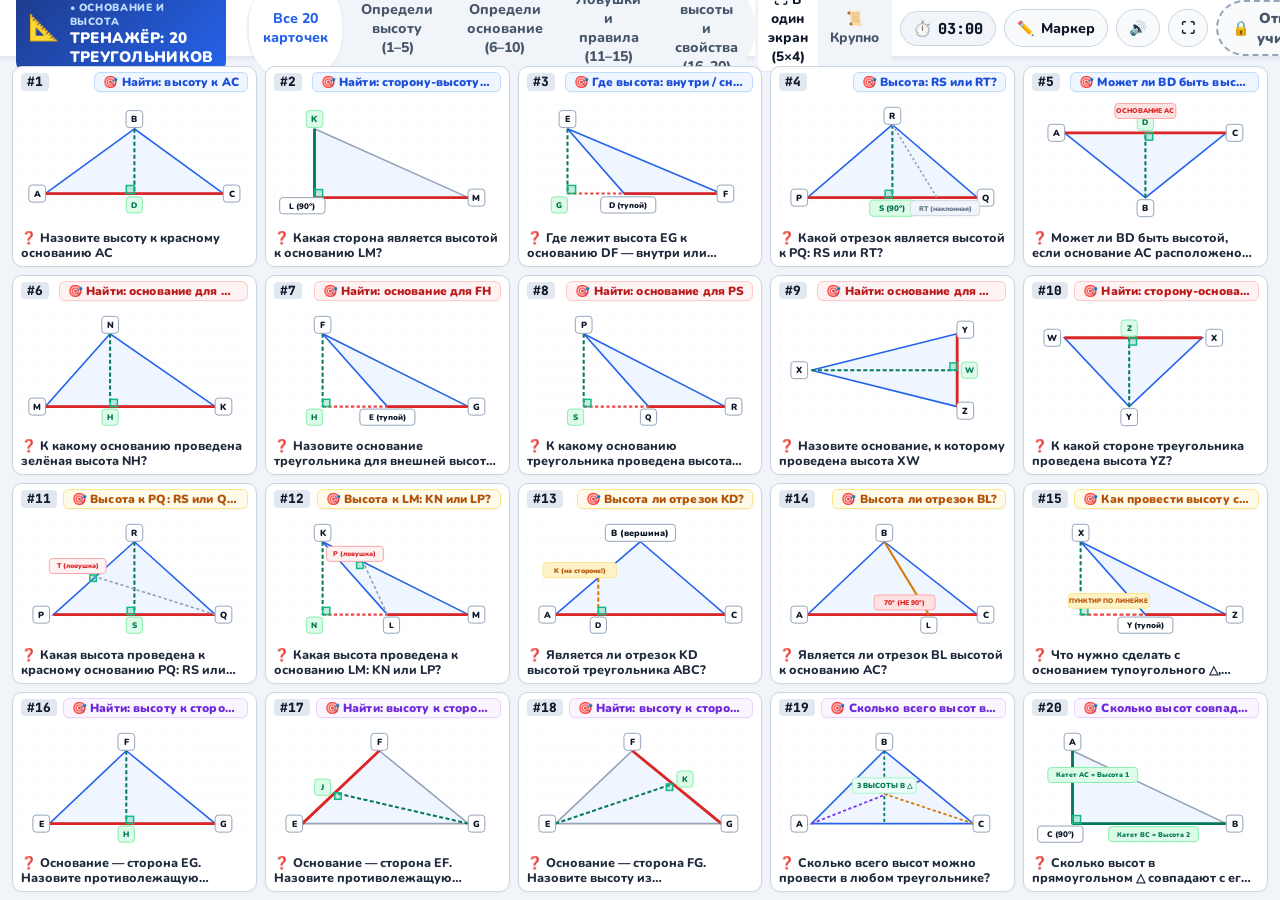
<file: index.html>
<!DOCTYPE html>
<html lang="ru">
<head>
  <meta charset="UTF-8">
  <meta name="viewport" content="width=device-width, initial-scale=1.0, maximum-scale=1.0, user-scalable=no">
  <title>20 Треугольников • Интерактивный тренажёр для электронной доски (5 класс)</title>
  <link rel="icon" href="data:image/svg+xml,<svg xmlns=%22http://www.w3.org/2000/svg%22 viewBox=%220 0 100 100%22><text y=%22.9em%22 font-size=%2290%22>📐</text></svg>">
  <link rel="stylesheet" href="style.css">
  <link rel="preconnect" href="https://fonts.googleapis.com">
  <link rel="preconnect" href="https://fonts.gstatic.com" crossorigin>
  <link href="https://fonts.googleapis.com/css2?family=Nunito:wght@700;800;900&family=JetBrains+Mono:wght@700;800&display=swap" rel="stylesheet">
</head>
<body class="fit-screen-mode">

  <!-- TOP SMARTBOARD BAR -->
  <header class="top-bar">
    <div class="bar-left">
      <div class="logo-badge">
        <span class="logo-icon">📐</span>
        <div class="logo-text">
          <span class="logo-sub">МАТЕМАТИКА 5 КЛАСС • ОСНОВАНИЕ И ВЫСОТА</span>
          <span class="logo-title">ТРЕНАЖЁР: 20 ТРЕУГОЛЬНИКОВ</span>
        </div>
      </div>

      <!-- Quick Filter Pills -->
      <nav class="filter-nav" id="filterNav">
        <button class="filter-btn active" data-filter="all">Все 20 карточек</button>
        <button class="filter-btn" data-filter="height">Определи высоту (1–5)</button>
        <button class="filter-btn" data-filter="base">Определи основание (6–10)</button>
        <button class="filter-btn" data-filter="traps">Ловушки и правила (11–15)</button>
        <button class="filter-btn" data-filter="properties">3 высоты и свойства (16–20)</button>
      </nav>
    </div>

    <!-- Smartboard Utility Controls -->
    <div class="bar-right">
      <!-- Layout Fit Mode Toggle -->
      <div class="mode-toggle-group">
        <button class="mode-btn active" id="btnFitScreen" title="Все 20 треугольников на один экран без прокрутки (5x4)">
          ⛶ В один экран (5×4)
        </button>
        <button class="mode-btn" id="btnScrollMode" title="Крупный режим с прокруткой">
          📜 Крупно
        </button>
      </div>

      <!-- Quick Timer -->
      <div class="timer-pill" id="timerWidget">
        <button class="timer-btn" id="timerDisplayBtn" title="Таймер раунда">
          <span class="timer-icon">⏱️</span>
          <span class="timer-val" id="timerDisplay">03:00</span>
        </button>
        <div class="timer-dropdown" id="timerDropdown">
          <div class="presets-row">
            <button class="tp-btn" data-time="60">1 мин</button>
            <button class="tp-btn active" data-time="180">3 мин</button>
            <button class="tp-btn" data-time="300">5 мин</button>
            <button class="tp-btn" data-time="600">10 мин</button>
          </div>
          <div class="timer-actions-row">
            <button class="t-act-btn play" id="timerToggleBtn">▶ Старт</button>
            <button class="t-act-btn reset" id="timerResetBtn">↺ Сброс</button>
          </div>
        </div>
      </div>

      <!-- Board Pen Tool -->
      <button class="tool-btn pen-toggle-btn" id="penToggleBtn" title="Маркер для рисования поверх треугольников">
        <span class="tool-icon">✏️</span>
        <span class="tool-text">Маркер</span>
      </button>

      <!-- Sound Toggle -->
      <button class="tool-btn sound-toggle-btn" id="soundToggleBtn" title="Звуки">
        <span class="tool-icon" id="soundIcon">🔊</span>
      </button>

      <!-- Fullscreen -->
      <button class="tool-btn fullscreen-btn" id="fullscreenBtn" title="На весь экран">
        <span class="tool-icon">⛶</span>
      </button>

      <!-- SECRET TEACHER LOCK BUTTON -->
      <button class="teacher-lock-btn" id="teacherLockBtn" title="Режим учителя (вход по паролю 5605741)">
        <span class="lock-icon" id="lockIcon">🔒</span>
        <span class="lock-text" id="lockText">Ответы учителя</span>
      </button>
    </div>
  </header>

  <!-- MAIN 30-TRIANGLE STAGE (FITS ON ONE SCREEN) -->
  <main class="grid-stage" id="gridStage">
    <div class="triangles-grid" id="trianglesGrid">
      <!-- 30 Cards will be generated dynamically -->
    </div>
  </main>

  <!-- POPUP 1: FOCUS / ENLARGE CARD MODAL (FOR WHOLE-CLASS DISCUSSION) -->
  <div class="modal-backdrop" id="focusModal">
    <div class="modal-dialog focus-dialog">
      <div class="dialog-header">
        <div class="dh-left">
          <span class="card-num-badge" id="focusNumBadge">#1</span>
          <h2 id="focusTitle">Треугольник △ABC</h2>
          <span class="dh-topic" id="focusTopicBadge">Высота и основание</span>
        </div>
        <div class="dh-right">
          <button class="dialog-btn teacher-ans-btn" id="focusTeacherAnsBtn">
            <span class="tab-icon">🔒</span> Показать ответ учителя
          </button>
          <button class="dialog-close-btn" onclick="closeFocusModal()">✕</button>
        </div>
      </div>

      <div class="focus-body">
        <!-- Left: Large High-Resolution SVG Canvas -->
        <div class="focus-canvas-wrap">
          <svg id="focusSvg" viewBox="0 0 540 320" preserveAspectRatio="xMidYMid meet"></svg>
        </div>

        <!-- Right: Task Description and Solution Panel -->
        <div class="focus-info-panel">
          <div class="task-prompt-card">
            <span class="tpc-label">🎯 ЗАДАНИЕ ДЛЯ УЧЕНИКА У ДОСКИ:</span>
            <div class="tpc-question" id="focusQuestionText">Загрузка задания...</div>
          </div>

          <!-- Secret Teacher Answer Block -->
          <div class="solution-box hidden" id="focusSolutionBox">
            <div class="sol-header">
              <span class="sol-badge">ОТВЕТ И ПОШАГОВОЕ РЕШЕНИЕ ДЛЯ УЧИТЕЛЯ</span>
            </div>
            <div class="sol-explanation" id="focusSolutionText">
              <!-- Inserted dynamically -->
            </div>
            <div class="sol-result" id="focusResultText">
              <!-- Inserted dynamically -->
            </div>
          </div>

          <!-- Locked prompt when teacher mode is off -->
          <div class="locked-hint-box" id="focusLockedBox">
            <span class="lh-icon">🔒</span>
            <div class="lh-text">
              <strong>Ответ скрыт для учеников у доски!</strong><br>
              Нажмите кнопку выше или на замок и введите PIN-код учителя, чтобы открыть готовый ответ и формулу.
            </div>
          </div>
        </div>
      </div>

      <div class="dialog-footer">
        <button class="nav-card-btn" id="prevCardBtn" onclick="navigateCard(-1)">⬅ Предыдущий (#<span id="prevNum">20</span>)</button>
        <span class="nav-hint">Используйте стрелки ◄ / ► на клавиатуре или кнопки</span>
        <button class="nav-card-btn" id="nextCardBtn" onclick="navigateCard(1)">Следующий (#<span id="nextNum">2</span>) ➔</button>
      </div>
    </div>
  </div>

  <!-- POPUP 2: SECRET TEACHER PIN PAD MODAL -->
  <div class="modal-backdrop pin-modal-backdrop" id="pinModal">
    <div class="modal-dialog pin-dialog">
      <div class="pin-header">
        <span class="pin-shield">🛡️</span>
        <h3>Вход в режим учителя</h3>
        <p>Введите секретный PIN-код для открытия ответов ко всем 20 треугольникам:</p>
      </div>

      <div class="pin-display-row">
        <input type="password" id="pinInput" class="pin-input" maxlength="7" placeholder="•••••••" readonly autocomplete="off">
        <button class="pin-clear-btn" id="pinClearBtn" title="Стереть">⌫</button>
      </div>
      <div class="pin-error-msg" id="pinErrorMsg"></div>

      <!-- Touch Numpad for Smartboard -->
      <div class="touch-numpad" id="touchNumpad">
        <button class="num-key" data-digit="1">1</button>
        <button class="num-key" data-digit="2">2</button>
        <button class="num-key" data-digit="3">3</button>
        <button class="num-key" data-digit="4">4</button>
        <button class="num-key" data-digit="5">5</button>
        <button class="num-key" data-digit="6">6</button>
        <button class="num-key" data-digit="7">7</button>
        <button class="num-key" data-digit="8">8</button>
        <button class="num-key" data-digit="9">9</button>
        <button class="num-key cancel-key" onclick="closePinModal()">Отмена</button>
        <button class="num-key" data-digit="0">0</button>
        <button class="num-key enter-key" id="pinEnterBtn">Ввод ➔</button>
      </div>
    </div>
  </div>

  <!-- WHITEBOARD DRAWING OVERLAY -->
  <div class="drawing-overlay" id="drawingOverlay">
    <canvas id="drawingCanvas"></canvas>
    <div class="pen-toolbar" id="penToolbar">
      <div class="pen-color-picker">
        <button class="color-dot active" style="background: #f59e0b;" data-color="#f59e0b" title="Жёлтый"></button>
        <button class="color-dot" style="background: #ef4444;" data-color="#ef4444" title="Красный"></button>
        <button class="color-dot" style="background: #10b981;" data-color="#10b981" title="Зелёный"></button>
        <button class="color-dot" style="background: #3b82f6;" data-color="#3b82f6" title="Синий"></button>
        <button class="color-dot" style="background: #ffffff; border: 2px solid #94a3b8;" data-color="#ffffff" title="Белый"></button>
      </div>
      <div class="pen-size-picker">
        <button class="size-btn active" data-size="4">Тонкий</button>
        <button class="size-btn" data-size="8">Средний</button>
        <button class="size-btn" data-size="14">Маркер</button>
      </div>
      <button class="pen-action-btn eraser" id="eraserBtn">🧹 Ластик</button>
      <button class="pen-action-btn clear" id="clearCanvasBtn">🗑️ Очистить</button>
      <button class="pen-action-btn close" id="closePenBtn">✕ Выход</button>
    </div>
  </div>

  <!-- Confetti Canvas -->
  <canvas id="confettiCanvas"></canvas>

  <script src="app.js"></script>
</body>
</html>
</file>
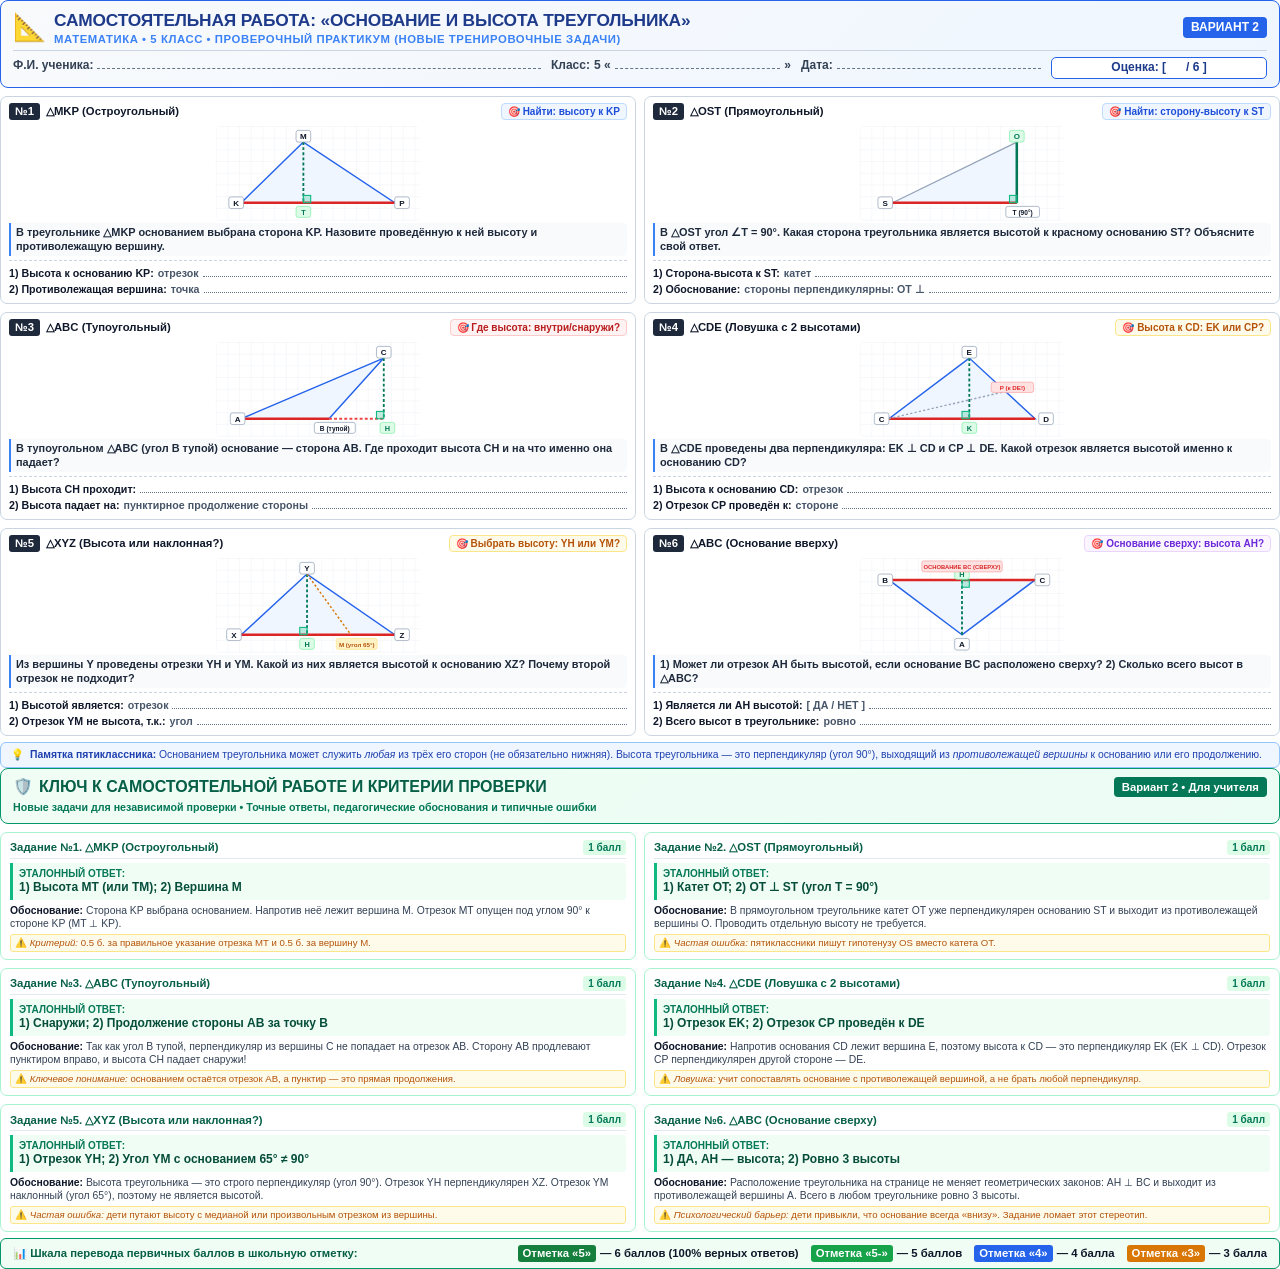
<file: worksheet_new_variants.html>
<!DOCTYPE html>
<html lang="ru">
<head>
  <meta charset="UTF-8">
  <title>Самостоятельная работа: Основание и высота треугольника (Вариант 2)</title>
  <style>
    @page {
      size: A4 portrait;
      margin: 8mm 10mm 8mm 10mm;
    }

    * {
      box-sizing: border-box;
      margin: 0;
      padding: 0;
    }

    body {
      font-family: 'Segoe UI', -apple-system, BlinkMacSystemFont, Roboto, Helvetica, Arial, sans-serif;
      color: #0f172a;
      background: #ffffff;
      -webkit-print-color-adjust: exact;
      print-color-adjust: exact;
      font-size: 11pt;
      line-height: 1.3;
    }

    .sheet-page {
      width: 100%;
      height: 100%;
      page-break-after: always;
      display: flex;
      flex-direction: column;
      justify-content: space-between;
    }

    .sheet-page:last-child {
      page-break-after: auto;
    }

    /* ========================================================
       PAGE 1: STUDENT WORKSHEET (NEW VARIANTS)
       ======================================================== */
    .header-box {
      border: 1.5px solid #2563eb;
      border-radius: 8px;
      padding: 8px 12px;
      background: linear-gradient(135deg, #f8fafc 0%, #eff6ff 100%);
      margin-bottom: 8px;
    }

    .header-top {
      display: flex;
      justify-content: space-between;
      align-items: center;
      border-bottom: 1px solid #cbd5e1;
      padding-bottom: 4px;
      margin-bottom: 6px;
    }

    .header-branding {
      display: flex;
      align-items: center;
      gap: 8px;
    }

    .header-icon {
      font-size: 20pt;
      line-height: 1;
    }

    .header-titles h1 {
      font-size: 13pt;
      font-weight: 900;
      color: #1e3a8a;
      letter-spacing: -0.01em;
      text-transform: uppercase;
    }

    .header-titles .sub {
      font-size: 8.5pt;
      font-weight: 700;
      color: #3b82f6;
      text-transform: uppercase;
      letter-spacing: 0.05em;
    }

    .grade-badge {
      font-size: 9pt;
      font-weight: 800;
      background: #2563eb;
      color: #ffffff;
      padding: 3px 8px;
      border-radius: 4px;
      text-transform: uppercase;
    }

    .student-fields {
      display: grid;
      grid-template-columns: 2.2fr 1fr 1fr 0.9fr;
      gap: 10px;
      font-size: 9pt;
      font-weight: 600;
      color: #334155;
    }

    .field-line {
      display: flex;
      align-items: baseline;
      gap: 4px;
    }

    .field-line .line {
      flex: 1;
      border-bottom: 1.2px dashed #64748b;
      min-height: 12px;
    }

    .score-box {
      background: #ffffff;
      border: 1.5px solid #2563eb;
      border-radius: 5px;
      padding: 2px 6px;
      text-align: center;
      font-weight: 800;
      color: #1e3a8a;
    }

    /* Tasks Grid */
    .tasks-grid {
      display: grid;
      grid-template-columns: 1fr 1fr;
      grid-template-rows: repeat(3, 1fr);
      gap: 8px;
      flex: 1;
    }

    .task-card {
      border: 1.2px solid #cbd5e1;
      border-radius: 7px;
      padding: 6px 8px;
      display: flex;
      flex-direction: column;
      justify-content: space-between;
      background: #ffffff;
      position: relative;
    }

    .card-head {
      display: flex;
      justify-content: space-between;
      align-items: center;
      margin-bottom: 4px;
    }

    .card-num-title {
      display: flex;
      align-items: center;
      gap: 6px;
    }

    .card-num {
      font-size: 8.5pt;
      font-weight: 900;
      background: #1e293b;
      color: #ffffff;
      padding: 1px 6px;
      border-radius: 3px;
    }

    .card-title {
      font-size: 8.5pt;
      font-weight: 800;
      color: #0f172a;
    }

    .find-target-pill {
      font-size: 7.5pt;
      font-weight: 800;
      padding: 1px 6px;
      border-radius: 4px;
      white-space: nowrap;
    }

    .target-height {
      background: #eff6ff;
      color: #1d4ed8;
      border: 1px solid #bfdbfe;
    }

    .target-base {
      background: #fef2f2;
      color: #b91c1c;
      border: 1px solid #fecaca;
    }

    .target-trap {
      background: #fffbeb;
      color: #b45309;
      border: 1px solid #fde68a;
    }

    .target-prop {
      background: #faf5ff;
      color: #6d28d9;
      border: 1px solid #e9d5ff;
    }

    /* Diagram Canvas */
    .card-diagram {
      width: 100%;
      height: 95px;
      display: flex;
      justify-content: center;
      align-items: center;
      margin: 2px 0;
    }

    .card-diagram svg {
      width: 100%;
      height: 100%;
    }

    /* Card Question */
    .card-question-box {
      font-size: 8.2pt;
      font-weight: 700;
      color: #1e293b;
      margin-bottom: 4px;
      line-height: 1.25;
      background: #f8fafc;
      padding: 3px 5px;
      border-left: 2.5px solid #3b82f6;
      border-radius: 0 4px 4px 0;
    }

    /* Fill-in Answer Lines */
    .card-answer-fill {
      border-top: 1px dashed #cbd5e1;
      padding-top: 4px;
      font-size: 8pt;
      font-weight: 600;
      color: #475569;
    }

    .fill-row {
      display: flex;
      align-items: baseline;
      gap: 4px;
      margin-top: 2px;
    }

    .fill-label {
      font-weight: 800;
      color: #0f172a;
    }

    .fill-dots {
      flex: 1;
      border-bottom: 1.2px dotted #64748b;
      min-height: 10px;
    }

    /* Page 1 Footer Memo */
    .footer-memo {
      margin-top: 6px;
      border: 1px solid #93c5fd;
      background: #eff6ff;
      border-radius: 6px;
      padding: 5px 10px;
      font-size: 7.8pt;
      color: #1e40af;
      display: flex;
      align-items: center;
      gap: 6px;
    }

    .footer-memo strong {
      font-weight: 800;
    }

    /* ========================================================
       PAGE 2: TEACHER KEY & CRITERIA
       ======================================================== */
    .teacher-header {
      border: 1.5px solid #059669;
      background: linear-gradient(135deg, #f0fdf4 0%, #ecfdf5 100%);
      border-radius: 8px;
      padding: 8px 12px;
      margin-bottom: 8px;
    }

    .th-top {
      display: flex;
      justify-content: space-between;
      align-items: center;
      margin-bottom: 4px;
    }

    .th-title {
      display: flex;
      align-items: center;
      gap: 6px;
      color: #065f46;
      font-size: 12pt;
      font-weight: 900;
      text-transform: uppercase;
    }

    .th-variant-badge {
      font-size: 8.5pt;
      font-weight: 900;
      background: #047857;
      color: #ffffff;
      padding: 3px 8px;
      border-radius: 4px;
    }

    .th-sub {
      font-size: 8pt;
      color: #047857;
      font-weight: 600;
    }

    /* Solutions Grid */
    .solutions-grid {
      display: grid;
      grid-template-columns: 1fr 1fr;
      grid-template-rows: repeat(3, 1fr);
      gap: 8px;
      flex: 1;
    }

    .sol-card {
      border: 1.2px solid #a7f3d0;
      border-radius: 7px;
      padding: 7px 9px;
      background: #ffffff;
      display: flex;
      flex-direction: column;
      justify-content: space-between;
    }

    .sol-card-head {
      display: flex;
      justify-content: space-between;
      align-items: center;
      margin-bottom: 4px;
      border-bottom: 1px solid #e2e8f0;
      padding-bottom: 3px;
    }

    .sol-card-title {
      font-size: 8.5pt;
      font-weight: 800;
      color: #065f46;
    }

    .sol-points-tag {
      font-size: 7.5pt;
      font-weight: 800;
      background: #dcfce7;
      color: #047857;
      padding: 1px 5px;
      border-radius: 3px;
    }

    .sol-answer-box {
      background: #f0fdf4;
      border-left: 3px solid #10b981;
      padding: 4px 6px;
      border-radius: 0 4px 4px 0;
      margin-bottom: 4px;
    }

    .sol-answer-box .ans-title {
      font-size: 7.5pt;
      font-weight: 800;
      color: #047857;
      text-transform: uppercase;
    }

    .sol-answer-box .ans-val {
      font-size: 9pt;
      font-weight: 900;
      color: #064e3b;
    }

    .sol-explanation {
      font-size: 7.8pt;
      color: #334155;
      line-height: 1.3;
      margin-bottom: 3px;
    }

    .sol-explanation strong {
      color: #0f172a;
    }

    .sol-trap-note {
      font-size: 7.2pt;
      color: #b45309;
      background: #fffbeb;
      padding: 2px 4px;
      border-radius: 3px;
      border: 1px solid #fde68a;
    }

    /* Grading Scale Box */
    .grading-scale-box {
      margin-top: 6px;
      border: 1.5px solid #059669;
      background: #f0fdf4;
      border-radius: 6px;
      padding: 6px 12px;
      display: flex;
      justify-content: space-between;
      align-items: center;
    }

    .scale-title {
      font-size: 8.5pt;
      font-weight: 800;
      color: #065f46;
    }

    .scale-items {
      display: flex;
      gap: 12px;
      font-size: 8.5pt;
      font-weight: 800;
    }

    .scale-item {
      display: flex;
      align-items: center;
      gap: 4px;
    }

    .badge-5 { background: #15803d; color: white; padding: 1px 5px; border-radius: 3px; }
    .badge-4 { background: #2563eb; color: white; padding: 1px 5px; border-radius: 3px; }
    .badge-3 { background: #d97706; color: white; padding: 1px 5px; border-radius: 3px; }
  </style>
</head>
<body>

  <!-- ========================================================
       PAGE 1: САМОСТОЯТЕЛЬНАЯ РАБОТА (НОВЫЙ ВАРИАНТ)
       ======================================================== -->
  <div class="sheet-page">
    
    <!-- Header -->
    <header class="header-box">
      <div class="header-top">
        <div class="header-branding">
          <span class="header-icon">📐</span>
          <div class="header-titles">
            <h1>Самостоятельная работа: «Основание и высота треугольника»</h1>
            <div class="sub">Математика • 5 класс • Проверочный практикум (новые тренировочные задачи)</div>
          </div>
        </div>
        <div class="grade-badge">Вариант 2</div>
      </div>

      <div class="student-fields">
        <div class="field-line">
          <span class="field-lbl">Ф.И. ученика:</span>
          <span class="line"></span>
        </div>
        <div class="field-line">
          <span class="field-lbl">Класс:</span>
          <span>5 «</span><span class="line" style="min-width: 25px;"></span><span>»</span>
        </div>
        <div class="field-line">
          <span class="field-lbl">Дата:</span>
          <span class="line"></span>
        </div>
        <div class="score-box">
          Оценка: [ &nbsp;&nbsp;&nbsp;&nbsp; / 6 ]
        </div>
      </div>
    </header>

    <!-- 6 Tasks Grid (2 columns x 3 rows) -->
    <main class="tasks-grid">

      <!-- TASK 1: △MKP (Остроугольный треугольник) -->
      <article class="task-card">
        <div class="card-head">
          <div class="card-num-title">
            <span class="card-num">№1</span>
            <span class="card-title">△MKP (Остроугольный)</span>
          </div>
          <span class="find-target-pill target-height">🎯 Найти: высоту к KP</span>
        </div>

        <div class="card-diagram">
          <svg viewBox="0 0 280 130" xmlns="http://www.w3.org/2000/svg">
            <defs>
              <pattern id="grid-v2-1" width="16" height="16" patternUnits="userSpaceOnUse">
                <path d="M 16 0 L 0 0 0 16" fill="none" stroke="#e2e8f0" stroke-width="0.8"/>
              </pattern>
            </defs>
            <rect width="100%" height="100%" fill="url(#grid-v2-1)" rx="6"/>
            <!-- Triangle MKP -->
            <polygon points="120,22 35,105 245,105" fill="#eff6ff" stroke="#2563eb" stroke-width="2"/>
            <!-- Red base KP -->
            <line x1="35" y1="105" x2="245" y2="105" stroke="#dc2626" stroke-width="3.5"/>
            <!-- Green height MT -->
            <line x1="120" y1="22" x2="120" y2="105" stroke="#047857" stroke-width="2.5" stroke-dasharray="4,3"/>
            <!-- Right angle at T -->
            <rect x="120" y="95" width="10" height="10" fill="rgba(16, 185, 129, 0.25)" stroke="#10b981" stroke-width="1.5"/>
            <!-- Badges -->
            <g font-family="sans-serif" font-weight="900" font-size="11" text-anchor="middle">
              <rect x="110" y="6" width="20" height="16" fill="#ffffff" stroke="#94a3b8" rx="3"/>
              <text x="120" y="18" fill="#0f172a">M</text>
              <rect x="18" y="97" width="20" height="16" fill="#ffffff" stroke="#94a3b8" rx="3"/>
              <text x="28" y="109" fill="#0f172a">K</text>
              <rect x="245" y="97" width="20" height="16" fill="#ffffff" stroke="#94a3b8" rx="3"/>
              <text x="255" y="109" fill="#0f172a">P</text>
              <rect x="110" y="110" width="20" height="15" fill="#dcfce7" stroke="#86efac" rx="3"/>
              <text x="120" y="122" fill="#047857" font-size="10">T</text>
            </g>
          </svg>
        </div>

        <div class="card-question-box">
          В треугольнике △MKP основанием выбрана сторона KP. Назовите проведённую к ней высоту и противолежащую вершину.
        </div>

        <div class="card-answer-fill">
          <div class="fill-row">
            <span class="fill-label">1) Высота к основанию KP:</span>
            <span>отрезок</span> <span class="fill-dots"></span>
          </div>
          <div class="fill-row">
            <span class="fill-label">2) Противолежащая вершина:</span>
            <span>точка</span> <span class="fill-dots"></span>
          </div>
        </div>
      </article>

      <!-- TASK 2: △OST (Прямоугольный треугольник) -->
      <article class="task-card">
        <div class="card-head">
          <div class="card-num-title">
            <span class="card-num">№2</span>
            <span class="card-title">△OST (Прямоугольный)</span>
          </div>
          <span class="find-target-pill target-height">🎯 Найти: сторону-высоту к ST</span>
        </div>

        <div class="card-diagram">
          <svg viewBox="0 0 280 130" xmlns="http://www.w3.org/2000/svg">
            <defs>
              <pattern id="grid-v2-2" width="16" height="16" patternUnits="userSpaceOnUse">
                <path d="M 16 0 L 0 0 0 16" fill="none" stroke="#e2e8f0" stroke-width="0.8"/>
              </pattern>
            </defs>
            <rect width="100%" height="100%" fill="url(#grid-v2-2)" rx="6"/>
            <!-- Triangle OST (Right-angled at T) -->
            <polygon points="215,22 45,105 215,105" fill="#eff6ff" stroke="#94a3b8" stroke-width="1.8"/>
            <!-- Red base ST -->
            <line x1="45" y1="105" x2="215" y2="105" stroke="#dc2626" stroke-width="3.5"/>
            <!-- Green side OT (height) -->
            <line x1="215" y1="22" x2="215" y2="105" stroke="#047857" stroke-width="3.5"/>
            <!-- Right angle at T -->
            <rect x="205" y="95" width="10" height="10" fill="rgba(16, 185, 129, 0.25)" stroke="#10b981" stroke-width="1.5"/>
            <!-- Badges -->
            <g font-family="sans-serif" font-weight="900" font-size="11" text-anchor="middle">
              <rect x="205" y="6" width="20" height="16" fill="#dcfce7" stroke="#86efac" rx="3"/>
              <text x="215" y="18" fill="#047857">O</text>
              <rect x="25" y="97" width="20" height="16" fill="#ffffff" stroke="#94a3b8" rx="3"/>
              <text x="35" y="109" fill="#0f172a">S</text>
              <rect x="200" y="110" width="46" height="15" fill="#ffffff" stroke="#94a3b8" rx="3"/>
              <text x="223" y="122" fill="#0f172a" font-size="9">T (90°)</text>
            </g>
          </svg>
        </div>

        <div class="card-question-box">
          В △OST угол ∠T = 90°. Какая сторона треугольника является высотой к красному основанию ST? Объясните свой ответ.
        </div>

        <div class="card-answer-fill">
          <div class="fill-row">
            <span class="fill-label">1) Сторона-высота к ST:</span>
            <span>катет</span> <span class="fill-dots"></span>
          </div>
          <div class="fill-row">
            <span class="fill-label">2) Обоснование:</span>
            <span>стороны перпендикулярны: OT ⊥</span> <span class="fill-dots"></span>
          </div>
        </div>
      </article>

      <!-- TASK 3: △ABC (Тупоугольный с высотой справа) -->
      <article class="task-card">
        <div class="card-head">
          <div class="card-num-title">
            <span class="card-num">№3</span>
            <span class="card-title">△ABC (Тупоугольный)</span>
          </div>
          <span class="find-target-pill target-base">🎯 Где высота: внутри/снаружи?</span>
        </div>

        <div class="card-diagram">
          <svg viewBox="0 0 280 130" xmlns="http://www.w3.org/2000/svg">
            <defs>
              <pattern id="grid-v2-3" width="16" height="16" patternUnits="userSpaceOnUse">
                <path d="M 16 0 L 0 0 0 16" fill="none" stroke="#e2e8f0" stroke-width="0.8"/>
              </pattern>
            </defs>
            <rect width="100%" height="100%" fill="url(#grid-v2-3)" rx="6"/>
            <!-- Triangle ABC (obtuse at B, vertex C tilted right) -->
            <polygon points="230,22 35,105 155,105" fill="#eff6ff" stroke="#2563eb" stroke-width="2"/>
            <!-- Red base AB -->
            <line x1="35" y1="105" x2="155" y2="105" stroke="#dc2626" stroke-width="3.5"/>
            <!-- Dashed extension of AB to the right -->
            <line x1="155" y1="105" x2="230" y2="105" stroke="#ef4444" stroke-width="2.5" stroke-dasharray="4,3"/>
            <!-- External green height CH -->
            <line x1="230" y1="22" x2="230" y2="105" stroke="#047857" stroke-width="2.5" stroke-dasharray="4,3"/>
            <!-- Right angle at H -->
            <rect x="220" y="95" width="10" height="10" fill="rgba(16, 185, 129, 0.25)" stroke="#10b981" stroke-width="1.5"/>
            <!-- Badges -->
            <g font-family="sans-serif" font-weight="900" font-size="11" text-anchor="middle">
              <rect x="220" y="6" width="20" height="16" fill="#ffffff" stroke="#94a3b8" rx="3"/>
              <text x="230" y="18" fill="#0f172a">C</text>
              <rect x="20" y="97" width="20" height="16" fill="#ffffff" stroke="#94a3b8" rx="3"/>
              <text x="30" y="109" fill="#0f172a">A</text>
              <rect x="135" y="110" width="56" height="15" fill="#ffffff" stroke="#94a3b8" rx="3"/>
              <text x="163" y="122" fill="#0f172a" font-size="9">B (тупой)</text>
              <rect x="225" y="110" width="20" height="15" fill="#dcfce7" stroke="#86efac" rx="3"/>
              <text x="235" y="122" fill="#047857" font-size="10">H</text>
            </g>
          </svg>
        </div>

        <div class="card-question-box">
          В тупоугольном △ABC (угол B тупой) основание — сторона AB. Где проходит высота CH и на что именно она падает?
        </div>

        <div class="card-answer-fill">
          <div class="fill-row">
            <span class="fill-label">1) Высота CH проходит:</span>
            <span class="fill-dots"></span>
          </div>
          <div class="fill-row">
            <span class="fill-label">2) Высота падает на:</span>
            <span>пунктирное продолжение стороны</span> <span class="fill-dots"></span>
          </div>
        </div>
      </article>

      <!-- TASK 4: △CDE (Ловушка с двумя высотами EK и CP) -->
      <article class="task-card">
        <div class="card-head">
          <div class="card-num-title">
            <span class="card-num">№4</span>
            <span class="card-title">△CDE (Ловушка с 2 высотами)</span>
          </div>
          <span class="find-target-pill target-trap">🎯 Высота к CD: EK или CP?</span>
        </div>

        <div class="card-diagram">
          <svg viewBox="0 0 280 130" xmlns="http://www.w3.org/2000/svg">
            <defs>
              <pattern id="grid-v2-4" width="16" height="16" patternUnits="userSpaceOnUse">
                <path d="M 16 0 L 0 0 0 16" fill="none" stroke="#e2e8f0" stroke-width="0.8"/>
              </pattern>
            </defs>
            <rect width="100%" height="100%" fill="url(#grid-v2-4)" rx="6"/>
            <!-- Triangle CDE -->
            <polygon points="150,22 40,105 240,105" fill="#eff6ff" stroke="#2563eb" stroke-width="2"/>
            <!-- Red base CD -->
            <line x1="40" y1="105" x2="240" y2="105" stroke="#dc2626" stroke-width="3.5"/>
            <!-- Height EK to CD -->
            <line x1="150" y1="22" x2="150" y2="105" stroke="#047857" stroke-width="2.5" stroke-dasharray="4,3"/>
            <rect x="140" y="95" width="10" height="10" fill="rgba(16, 185, 129, 0.25)" stroke="#10b981" stroke-width="1.5"/>
            <!-- Other perpendicular CP to DE -->
            <line x1="40" y1="105" x2="198" y2="68" stroke="#94a3b8" stroke-width="1.8" stroke-dasharray="3,3"/>
            <!-- Badges -->
            <g font-family="sans-serif" font-weight="900" font-size="11" text-anchor="middle">
              <rect x="140" y="6" width="20" height="16" fill="#ffffff" stroke="#94a3b8" rx="3"/>
              <text x="150" y="18" fill="#0f172a">E</text>
              <rect x="20" y="97" width="20" height="16" fill="#ffffff" stroke="#94a3b8" rx="3"/>
              <text x="30" y="109" fill="#0f172a">C</text>
              <rect x="245" y="97" width="20" height="16" fill="#ffffff" stroke="#94a3b8" rx="3"/>
              <text x="255" y="109" fill="#0f172a">D</text>
              <rect x="140" y="110" width="20" height="15" fill="#dcfce7" stroke="#86efac" rx="3"/>
              <text x="150" y="122" fill="#047857" font-size="10">K</text>
              <rect x="180" y="55" width="58" height="14" fill="#fee2e2" stroke="#fca5a5" rx="3"/>
              <text x="209" y="66" fill="#dc2626" font-size="8.5">P (к DE!)</text>
            </g>
          </svg>
        </div>

        <div class="card-question-box">
          В △CDE проведены два перпендикуляра: EK ⊥ CD и CP ⊥ DE. Какой отрезок является высотой именно к основанию CD?
        </div>

        <div class="card-answer-fill">
          <div class="fill-row">
            <span class="fill-label">1) Высота к основанию CD:</span>
            <span>отрезок</span> <span class="fill-dots"></span>
          </div>
          <div class="fill-row">
            <span class="fill-label">2) Отрезок CP проведён к:</span>
            <span>стороне</span> <span class="fill-dots"></span>
          </div>
        </div>
      </article>

      <!-- TASK 5: △XYZ (Ловушка наклонная линия под углом 65°) -->
      <article class="task-card">
        <div class="card-head">
          <div class="card-num-title">
            <span class="card-num">№5</span>
            <span class="card-title">△XYZ (Высота или наклонная?)</span>
          </div>
          <span class="find-target-pill target-trap">🎯 Выбрать высоту: YH или YM?</span>
        </div>

        <div class="card-diagram">
          <svg viewBox="0 0 280 130" xmlns="http://www.w3.org/2000/svg">
            <defs>
              <pattern id="grid-v2-5" width="16" height="16" patternUnits="userSpaceOnUse">
                <path d="M 16 0 L 0 0 0 16" fill="none" stroke="#e2e8f0" stroke-width="0.8"/>
              </pattern>
            </defs>
            <rect width="100%" height="100%" fill="url(#grid-v2-5)" rx="6"/>
            <!-- Triangle XYZ -->
            <polygon points="125,22 35,105 245,105" fill="#eff6ff" stroke="#2563eb" stroke-width="2"/>
            <!-- Red base XZ -->
            <line x1="35" y1="105" x2="245" y2="105" stroke="#dc2626" stroke-width="3.5"/>
            <!-- Green height YH (90 deg) -->
            <line x1="125" y1="22" x2="125" y2="105" stroke="#047857" stroke-width="2.5" stroke-dasharray="4,3"/>
            <rect x="115" y="95" width="10" height="10" fill="rgba(16, 185, 129, 0.25)" stroke="#10b981" stroke-width="1.5"/>
            <!-- Slanted line YM (65 deg) -->
            <line x1="125" y1="22" x2="185" y2="105" stroke="#d97706" stroke-width="2" stroke-dasharray="3,3"/>
            <!-- Badges -->
            <g font-family="sans-serif" font-weight="900" font-size="11" text-anchor="middle">
              <rect x="115" y="6" width="20" height="16" fill="#ffffff" stroke="#94a3b8" rx="3"/>
              <text x="125" y="18" fill="#0f172a">Y</text>
              <rect x="15" y="97" width="20" height="16" fill="#ffffff" stroke="#94a3b8" rx="3"/>
              <text x="25" y="109" fill="#0f172a">X</text>
              <rect x="245" y="97" width="20" height="16" fill="#ffffff" stroke="#94a3b8" rx="3"/>
              <text x="255" y="109" fill="#0f172a">Z</text>
              <rect x="115" y="110" width="20" height="15" fill="#dcfce7" stroke="#86efac" rx="3"/>
              <text x="125" y="122" fill="#047857" font-size="10">H</text>
              <rect x="165" y="110" width="56" height="15" fill="#fef3c7" stroke="#fde68a" rx="3"/>
              <text x="193" y="122" fill="#b45309" font-size="8.5">M (угол 65°)</text>
            </g>
          </svg>
        </div>

        <div class="card-question-box">
          Из вершины Y проведены отрезки YH и YM. Какой из них является высотой к основанию XZ? Почему второй отрезок не подходит?
        </div>

        <div class="card-answer-fill">
          <div class="fill-row">
            <span class="fill-label">1) Высотой является:</span>
            <span>отрезок</span> <span class="fill-dots"></span>
          </div>
          <div class="fill-row">
            <span class="fill-label">2) Отрезок YM не высота, т.к.:</span>
            <span>угол</span> <span class="fill-dots"></span>
          </div>
        </div>
      </article>

      <!-- TASK 6: △ABC (Основание сверху) -->
      <article class="task-card">
        <div class="card-head">
          <div class="card-num-title">
            <span class="card-num">№6</span>
            <span class="card-title">△ABC (Основание вверху)</span>
          </div>
          <span class="find-target-pill target-prop">🎯 Основание сверху: высота AH?</span>
        </div>

        <div class="card-diagram">
          <svg viewBox="0 0 280 130" xmlns="http://www.w3.org/2000/svg">
            <defs>
              <pattern id="grid-v2-6" width="16" height="16" patternUnits="userSpaceOnUse">
                <path d="M 16 0 L 0 0 0 16" fill="none" stroke="#e2e8f0" stroke-width="0.8"/>
              </pattern>
            </defs>
            <rect width="100%" height="100%" fill="url(#grid-v2-6)" rx="6"/>
            <!-- Triangle ABC (Base BC on TOP, vertex A at BOTTOM) -->
            <polygon points="140,105 40,30 240,30" fill="#eff6ff" stroke="#2563eb" stroke-width="2"/>
            <!-- Red base BC on TOP -->
            <line x1="40" y1="30" x2="240" y2="30" stroke="#dc2626" stroke-width="3.5"/>
            <!-- Green height AH upwards to BC -->
            <line x1="140" y1="105" x2="140" y2="30" stroke="#047857" stroke-width="2.5" stroke-dasharray="4,3"/>
            <!-- Right angle at H -->
            <rect x="140" y="30" width="10" height="10" fill="rgba(16, 185, 129, 0.25)" stroke="#10b981" stroke-width="1.5"/>
            <!-- Badges -->
            <g font-family="sans-serif" font-weight="900" font-size="11" text-anchor="middle">
              <rect x="130" y="110" width="20" height="16" fill="#ffffff" stroke="#94a3b8" rx="3"/>
              <text x="140" y="122" fill="#0f172a">A</text>
              <rect x="25" y="22" width="20" height="16" fill="#ffffff" stroke="#94a3b8" rx="3"/>
              <text x="35" y="34" fill="#0f172a">B</text>
              <rect x="240" y="22" width="20" height="16" fill="#ffffff" stroke="#94a3b8" rx="3"/>
              <text x="250" y="34" fill="#0f172a">C</text>
              <rect x="130" y="14" width="20" height="15" fill="#dcfce7" stroke="#86efac" rx="3"/>
              <text x="140" y="26" fill="#047857" font-size="10">H</text>
              <rect x="85" y="4" width="110" height="15" fill="#fee2e2" stroke="#fca5a5" rx="3"/>
              <text x="140" y="15" fill="#dc2626" font-size="8">ОСНОВАНИЕ BC (СВЕРХУ)</text>
            </g>
          </svg>
        </div>

        <div class="card-question-box">
          1) Может ли отрезок AH быть высотой, если основание BC расположено сверху? 2) Сколько всего высот в △ABC?
        </div>

        <div class="card-answer-fill">
          <div class="fill-row">
            <span class="fill-label">1) Является ли AH высотой:</span>
            <span>[ ДА / НЕТ ]</span> <span class="fill-dots"></span>
          </div>
          <div class="fill-row">
            <span class="fill-label">2) Всего высот в треугольнике:</span>
            <span>ровно</span> <span class="fill-dots"></span>
          </div>
        </div>
      </article>

    </main>

    <!-- Page 1 Memo Footer -->
    <footer class="footer-memo">
      <span>💡</span>
      <div>
        <strong>Памятка пятиклассника:</strong> Основанием треугольника может служить <em>любая</em> из трёх его сторон (не обязательно нижняя). Высота треугольника — это перпендикуляр (угол 90°), выходящий из <em>противолежащей вершины</em> к основанию или его продолжению.
      </div>
    </footer>

  </div>


  <!-- ========================================================
       PAGE 2: КЛЮЧИ И КРИТЕРИИ ОЦЕНИВАНИЯ ДЛЯ УЧИТЕЛЯ
       ======================================================== -->
  <div class="sheet-page">

    <!-- Teacher Header -->
    <header class="teacher-header">
      <div class="th-top">
        <div class="th-title">
          <span>🛡️</span>
          <span>Ключ к самостоятельной работе и критерии проверки</span>
        </div>
        <div class="th-variant-badge">Вариант 2 • Для учителя</div>
      </div>
      <div class="th-sub">
        Новые задачи для независимой проверки • Точные ответы, педагогические обоснования и типичные ошибки
      </div>
    </header>

    <!-- 6 Solutions Grid -->
    <main class="solutions-grid">

      <!-- SOL 1 -->
      <article class="sol-card">
        <div class="sol-card-head">
          <span class="sol-card-title">Задание №1. △MKP (Остроугольный)</span>
          <span class="sol-points-tag">1 балл</span>
        </div>
        <div class="sol-answer-box">
          <div class="ans-title">Эталонный ответ:</div>
          <div class="ans-val">1) Высота MT (или TM); 2) Вершина M</div>
        </div>
        <div class="sol-explanation">
          <strong>Обоснование:</strong> Сторона KP выбрана основанием. Напротив неё лежит вершина M. Отрезок MT опущен под углом 90° к стороне KP (MT ⊥ KP).
        </div>
        <div class="sol-trap-note">
          ⚠️ <em>Критерий:</em> 0.5 б. за правильное указание отрезка MT и 0.5 б. за вершину M.
        </div>
      </article>

      <!-- SOL 2 -->
      <article class="sol-card">
        <div class="sol-card-head">
          <span class="sol-card-title">Задание №2. △OST (Прямоугольный)</span>
          <span class="sol-points-tag">1 балл</span>
        </div>
        <div class="sol-answer-box">
          <div class="ans-title">Эталонный ответ:</div>
          <div class="ans-val">1) Катет OT; 2) OT ⊥ ST (угол T = 90°)</div>
        </div>
        <div class="sol-explanation">
          <strong>Обоснование:</strong> В прямоугольном треугольнике катет OT уже перпендикулярен основанию ST и выходит из противолежащей вершины O. Проводить отдельную высоту не требуется.
        </div>
        <div class="sol-trap-note">
          ⚠️ <em>Частая ошибка:</em> пятиклассники пишут гипотенузу OS вместо катета OT.
        </div>
      </article>

      <!-- SOL 3 -->
      <article class="sol-card">
        <div class="sol-card-head">
          <span class="sol-card-title">Задание №3. △ABC (Тупоугольный)</span>
          <span class="sol-points-tag">1 балл</span>
        </div>
        <div class="sol-answer-box">
          <div class="ans-title">Эталонный ответ:</div>
          <div class="ans-val">1) Снаружи; 2) Продолжение стороны AB за точку B</div>
        </div>
        <div class="sol-explanation">
          <strong>Обоснование:</strong> Так как угол B тупой, перпендикуляр из вершины C не попадает на отрезок AB. Сторону AB продлевают пунктиром вправо, и высота CH падает снаружи!
        </div>
        <div class="sol-trap-note">
          ⚠️ <em>Ключевое понимание:</em> основанием остаётся отрезок AB, а пунктир — это прямая продолжения.
        </div>
      </article>

      <!-- SOL 4 -->
      <article class="sol-card">
        <div class="sol-card-head">
          <span class="sol-card-title">Задание №4. △CDE (Ловушка с 2 высотами)</span>
          <span class="sol-points-tag">1 балл</span>
        </div>
        <div class="sol-answer-box">
          <div class="ans-title">Эталонный ответ:</div>
          <div class="ans-val">1) Отрезок EK; 2) Отрезок CP проведён к DE</div>
        </div>
        <div class="sol-explanation">
          <strong>Обоснование:</strong> Напротив основания CD лежит вершина E, поэтому высота к CD — это перпендикуляр EK (EK ⊥ CD). Отрезок CP перпендикулярен другой стороне — DE.
        </div>
        <div class="sol-trap-note">
          ⚠️ <em>Ловушка:</em> учит сопоставлять основание с противолежащей вершиной, а не брать любой перпендикуляр.
        </div>
      </article>

      <!-- SOL 5 -->
      <article class="sol-card">
        <div class="sol-card-head">
          <span class="sol-card-title">Задание №5. △XYZ (Высота или наклонная?)</span>
          <span class="sol-points-tag">1 балл</span>
        </div>
        <div class="sol-answer-box">
          <div class="ans-title">Эталонный ответ:</div>
          <div class="ans-val">1) Отрезок YH; 2) Угол YM с основанием 65° ≠ 90°</div>
        </div>
        <div class="sol-explanation">
          <strong>Обоснование:</strong> Высота треугольника — это строго перпендикуляр (угол 90°). Отрезок YH перпендикулярен XZ. Отрезок YM наклонный (угол 65°), поэтому не является высотой.
        </div>
        <div class="sol-trap-note">
          ⚠️ <em>Частая ошибка:</em> дети путают высоту с медианой или произвольным отрезком из вершины.
        </div>
      </article>

      <!-- SOL 6 -->
      <article class="sol-card">
        <div class="sol-card-head">
          <span class="sol-card-title">Задание №6. △ABC (Основание сверху)</span>
          <span class="sol-points-tag">1 балл</span>
        </div>
        <div class="sol-answer-box">
          <div class="ans-title">Эталонный ответ:</div>
          <div class="ans-val">1) ДА, AH — высота; 2) Ровно 3 высоты</div>
        </div>
        <div class="sol-explanation">
          <strong>Обоснование:</strong> Расположение треугольника на странице не меняет геометрических законов: AH ⊥ BC и выходит из противолежащей вершины A. Всего в любом треугольнике ровно 3 высоты.
        </div>
        <div class="sol-trap-note">
          ⚠️ <em>Психологический барьер:</em> дети привыкли, что основание всегда «внизу». Задание ломает этот стереотип.
        </div>
      </article>

    </main>

    <!-- Grading Scale -->
    <footer class="grading-scale-box">
      <div class="scale-title">
        📊 Шкала перевода первичных баллов в школьную отметку:
      </div>
      <div class="scale-items">
        <div class="scale-item">
          <span class="badge-5">Отметка «5»</span>
          <span>— 6 баллов (100% верных ответов)</span>
        </div>
        <div class="scale-item">
          <span class="badge-5" style="background:#16a34a;">Отметка «5-»</span>
          <span>— 5 баллов</span>
        </div>
        <div class="scale-item">
          <span class="badge-4">Отметка «4»</span>
          <span>— 4 балла</span>
        </div>
        <div class="scale-item">
          <span class="badge-3">Отметка «3»</span>
          <span>— 3 балла</span>
        </div>
      </div>
    </footer>

  </div>

</body>
</html>
</file>
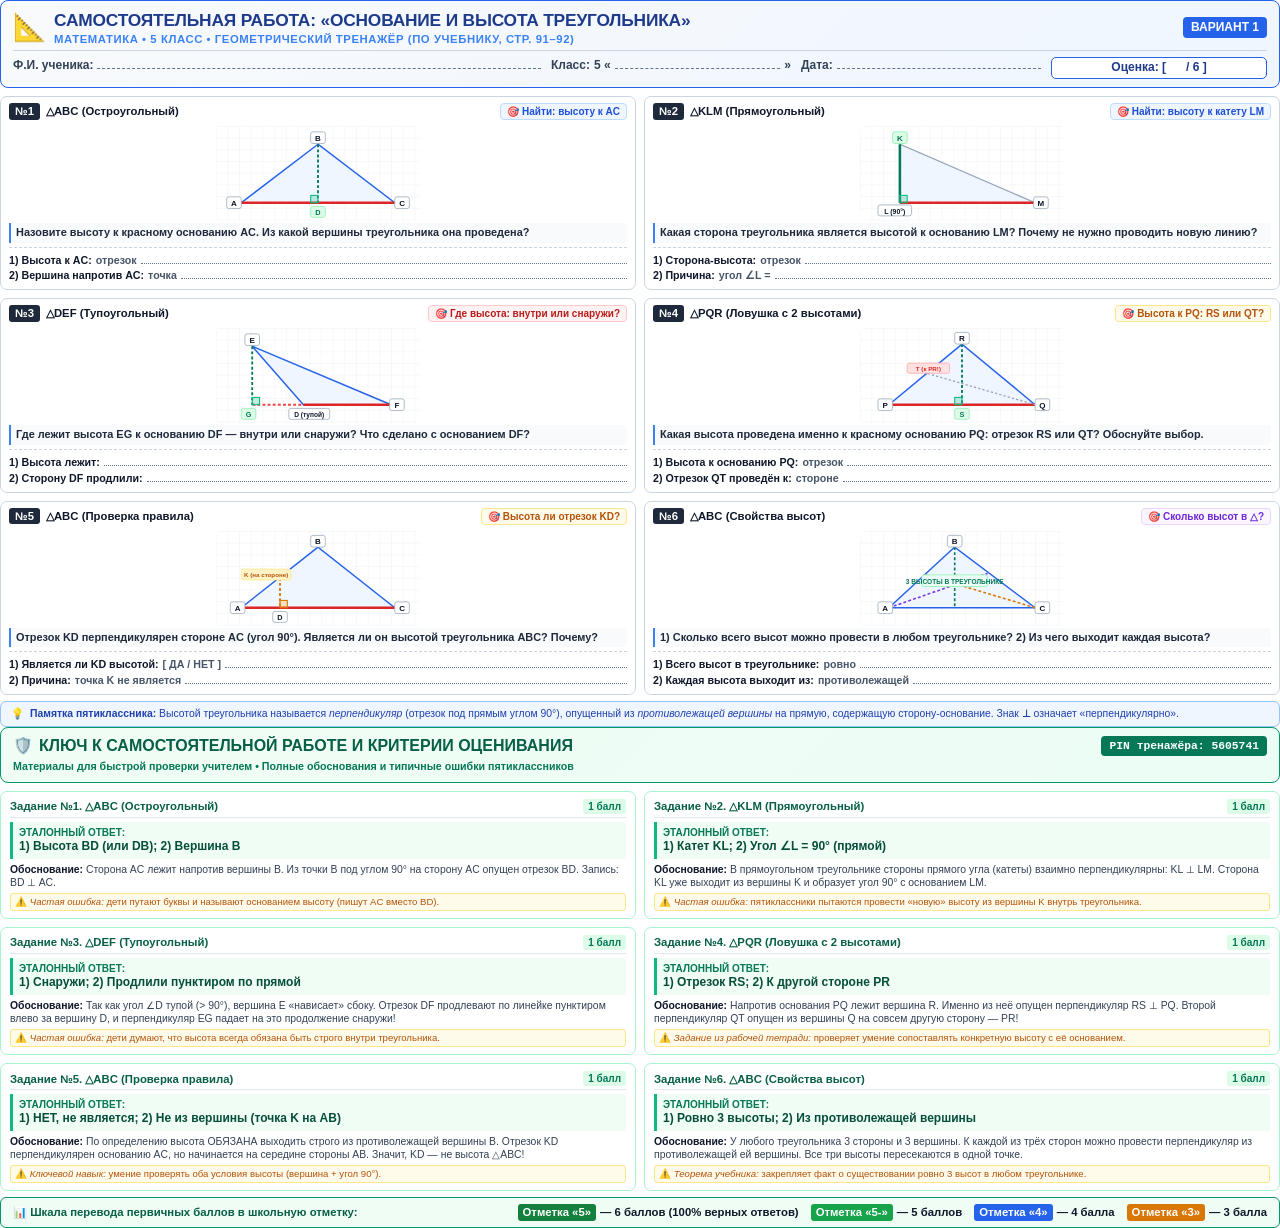
<file: worksheet_template.html>
<!DOCTYPE html>
<html lang="ru">
<head>
  <meta charset="UTF-8">
  <title>Самостоятельная работа: Основание и высота треугольника (5 класс)</title>
  <style>
    @page {
      size: A4 portrait;
      margin: 8mm 10mm 8mm 10mm;
    }

    * {
      box-sizing: border-box;
      margin: 0;
      padding: 0;
    }

    body {
      font-family: 'Segoe UI', -apple-system, BlinkMacSystemFont, Roboto, Helvetica, Arial, sans-serif;
      color: #0f172a;
      background: #ffffff;
      -webkit-print-color-adjust: exact;
      print-color-adjust: exact;
      font-size: 11pt;
      line-height: 1.3;
    }

    .sheet-page {
      width: 100%;
      height: 100%;
      page-break-after: always;
      display: flex;
      flex-direction: column;
      justify-content: space-between;
    }

    .sheet-page:last-child {
      page-break-after: auto;
    }

    /* ========================================================
       PAGE 1: STUDENT WORKSHEET
       ======================================================== */
    .header-box {
      border: 1.5px solid #2563eb;
      border-radius: 8px;
      padding: 8px 12px;
      background: linear-gradient(135deg, #f8fafc 0%, #eff6ff 100%);
      margin-bottom: 8px;
    }

    .header-top {
      display: flex;
      justify-content: space-between;
      align-items: center;
      border-bottom: 1px solid #cbd5e1;
      padding-bottom: 4px;
      margin-bottom: 6px;
    }

    .header-branding {
      display: flex;
      align-items: center;
      gap: 8px;
    }

    .header-icon {
      font-size: 20pt;
      line-height: 1;
    }

    .header-titles h1 {
      font-size: 13pt;
      font-weight: 900;
      color: #1e3a8a;
      letter-spacing: -0.01em;
      text-transform: uppercase;
    }

    .header-titles .sub {
      font-size: 8.5pt;
      font-weight: 700;
      color: #3b82f6;
      text-transform: uppercase;
      letter-spacing: 0.05em;
    }

    .grade-badge {
      font-size: 9pt;
      font-weight: 800;
      background: #2563eb;
      color: #ffffff;
      padding: 3px 8px;
      border-radius: 4px;
      text-transform: uppercase;
    }

    .student-fields {
      display: grid;
      grid-template-columns: 2.2fr 1fr 1fr 0.9fr;
      gap: 10px;
      font-size: 9pt;
      font-weight: 600;
      color: #334155;
    }

    .field-line {
      display: flex;
      align-items: baseline;
      gap: 4px;
    }

    .field-line .line {
      flex: 1;
      border-bottom: 1.2px dashed #64748b;
      min-height: 12px;
    }

    .score-box {
      background: #ffffff;
      border: 1.5px solid #2563eb;
      border-radius: 5px;
      padding: 2px 6px;
      text-align: center;
      font-weight: 800;
      color: #1e3a8a;
    }

    /* Tasks Grid */
    .tasks-grid {
      display: grid;
      grid-template-columns: 1fr 1fr;
      grid-template-rows: repeat(3, 1fr);
      gap: 8px;
      flex: 1;
    }

    .task-card {
      border: 1.2px solid #cbd5e1;
      border-radius: 7px;
      padding: 6px 8px;
      display: flex;
      flex-direction: column;
      justify-content: space-between;
      background: #ffffff;
      position: relative;
    }

    .card-head {
      display: flex;
      justify-content: space-between;
      align-items: center;
      margin-bottom: 4px;
    }

    .card-num-title {
      display: flex;
      align-items: center;
      gap: 6px;
    }

    .card-num {
      font-size: 8.5pt;
      font-weight: 900;
      background: #1e293b;
      color: #ffffff;
      padding: 1px 6px;
      border-radius: 3px;
    }

    .card-title {
      font-size: 8.5pt;
      font-weight: 800;
      color: #0f172a;
    }

    .find-target-pill {
      font-size: 7.5pt;
      font-weight: 800;
      padding: 1px 6px;
      border-radius: 4px;
      white-space: nowrap;
    }

    .target-height {
      background: #eff6ff;
      color: #1d4ed8;
      border: 1px solid #bfdbfe;
    }

    .target-base {
      background: #fef2f2;
      color: #b91c1c;
      border: 1px solid #fecaca;
    }

    .target-trap {
      background: #fffbeb;
      color: #b45309;
      border: 1px solid #fde68a;
    }

    .target-prop {
      background: #faf5ff;
      color: #6d28d9;
      border: 1px solid #e9d5ff;
    }

    /* Diagram Canvas */
    .card-diagram {
      width: 100%;
      height: 95px;
      display: flex;
      justify-content: center;
      align-items: center;
      margin: 2px 0;
    }

    .card-diagram svg {
      width: 100%;
      height: 100%;
    }

    /* Card Question */
    .card-question-box {
      font-size: 8.2pt;
      font-weight: 700;
      color: #1e293b;
      margin-bottom: 4px;
      line-height: 1.25;
      background: #f8fafc;
      padding: 3px 5px;
      border-left: 2.5px solid #3b82f6;
      border-radius: 0 4px 4px 0;
    }

    /* Fill-in Answer Lines */
    .card-answer-fill {
      border-top: 1px dashed #cbd5e1;
      padding-top: 4px;
      font-size: 8pt;
      font-weight: 600;
      color: #475569;
    }

    .fill-row {
      display: flex;
      align-items: baseline;
      gap: 4px;
      margin-top: 2px;
    }

    .fill-label {
      font-weight: 800;
      color: #0f172a;
    }

    .fill-dots {
      flex: 1;
      border-bottom: 1.2px dotted #64748b;
      min-height: 10px;
    }

    /* Page 1 Footer Memo */
    .footer-memo {
      margin-top: 6px;
      border: 1px solid #93c5fd;
      background: #eff6ff;
      border-radius: 6px;
      padding: 5px 10px;
      font-size: 7.8pt;
      color: #1e40af;
      display: flex;
      align-items: center;
      gap: 6px;
    }

    .footer-memo strong {
      font-weight: 800;
    }

    /* ========================================================
       PAGE 2: TEACHER KEY & GRADING CRITERIA
       ======================================================== */
    .teacher-header {
      border: 1.5px solid #059669;
      background: linear-gradient(135deg, #f0fdf4 0%, #ecfdf5 100%);
      border-radius: 8px;
      padding: 8px 12px;
      margin-bottom: 8px;
    }

    .th-top {
      display: flex;
      justify-content: space-between;
      align-items: center;
      margin-bottom: 4px;
    }

    .th-title {
      display: flex;
      align-items: center;
      gap: 6px;
      color: #065f46;
      font-size: 12pt;
      font-weight: 900;
      text-transform: uppercase;
    }

    .th-pin-badge {
      font-family: monospace;
      font-size: 8.5pt;
      font-weight: 900;
      background: #047857;
      color: #ffffff;
      padding: 3px 8px;
      border-radius: 4px;
    }

    .th-sub {
      font-size: 8pt;
      color: #047857;
      font-weight: 600;
    }

    /* Solutions Grid */
    .solutions-grid {
      display: grid;
      grid-template-columns: 1fr 1fr;
      grid-template-rows: repeat(3, 1fr);
      gap: 8px;
      flex: 1;
    }

    .sol-card {
      border: 1.2px solid #a7f3d0;
      border-radius: 7px;
      padding: 7px 9px;
      background: #ffffff;
      display: flex;
      flex-direction: column;
      justify-content: space-between;
    }

    .sol-card-head {
      display: flex;
      justify-content: space-between;
      align-items: center;
      margin-bottom: 4px;
      border-bottom: 1px solid #e2e8f0;
      padding-bottom: 3px;
    }

    .sol-card-title {
      font-size: 8.5pt;
      font-weight: 800;
      color: #065f46;
    }

    .sol-points-tag {
      font-size: 7.5pt;
      font-weight: 800;
      background: #dcfce7;
      color: #047857;
      padding: 1px 5px;
      border-radius: 3px;
    }

    .sol-answer-box {
      background: #f0fdf4;
      border-left: 3px solid #10b981;
      padding: 4px 6px;
      border-radius: 0 4px 4px 0;
      margin-bottom: 4px;
    }

    .sol-answer-box .ans-title {
      font-size: 7.5pt;
      font-weight: 800;
      color: #047857;
      text-transform: uppercase;
    }

    .sol-answer-box .ans-val {
      font-size: 9pt;
      font-weight: 900;
      color: #064e3b;
    }

    .sol-explanation {
      font-size: 7.8pt;
      color: #334155;
      line-height: 1.3;
      margin-bottom: 3px;
    }

    .sol-explanation strong {
      color: #0f172a;
    }

    .sol-trap-note {
      font-size: 7.2pt;
      color: #b45309;
      background: #fffbeb;
      padding: 2px 4px;
      border-radius: 3px;
      border: 1px solid #fde68a;
    }

    /* Grading Scale Box */
    .grading-scale-box {
      margin-top: 6px;
      border: 1.5px solid #059669;
      background: #f0fdf4;
      border-radius: 6px;
      padding: 6px 12px;
      display: flex;
      justify-content: space-between;
      align-items: center;
    }

    .scale-title {
      font-size: 8.5pt;
      font-weight: 800;
      color: #065f46;
    }

    .scale-items {
      display: flex;
      gap: 12px;
      font-size: 8.5pt;
      font-weight: 800;
    }

    .scale-item {
      display: flex;
      align-items: center;
      gap: 4px;
    }

    .badge-5 { background: #15803d; color: white; padding: 1px 5px; border-radius: 3px; }
    .badge-4 { background: #2563eb; color: white; padding: 1px 5px; border-radius: 3px; }
    .badge-3 { background: #d97706; color: white; padding: 1px 5px; border-radius: 3px; }
  </style>
</head>
<body>

  <!-- ========================================================
       PAGE 1: СТИЛЬНЫЙ РАЗДАТОЧНЫЙ МАТЕРИАЛ ДЛЯ УЧЕНИКА
       ======================================================== -->
  <div class="sheet-page">
    
    <!-- Header -->
    <header class="header-box">
      <div class="header-top">
        <div class="header-branding">
          <span class="header-icon">📐</span>
          <div class="header-titles">
            <h1>Самостоятельная работа: «Основание и высота треугольника»</h1>
            <div class="sub">Математика • 5 класс • Геометрический тренажёр (по учебнику, стр. 91–92)</div>
          </div>
        </div>
        <div class="grade-badge">Вариант 1</div>
      </div>

      <div class="student-fields">
        <div class="field-line">
          <span class="field-lbl">Ф.И. ученика:</span>
          <span class="line"></span>
        </div>
        <div class="field-line">
          <span class="field-lbl">Класс:</span>
          <span>5 «</span><span class="line" style="min-width: 25px;"></span><span>»</span>
        </div>
        <div class="field-line">
          <span class="field-lbl">Дата:</span>
          <span class="line"></span>
        </div>
        <div class="score-box">
          Оценка: [ &nbsp;&nbsp;&nbsp;&nbsp; / 6 ]
        </div>
      </div>
    </header>

    <!-- 6 Tasks Grid (2 columns x 3 rows) -->
    <main class="tasks-grid">

      <!-- TASK 1 -->
      <article class="task-card">
        <div class="card-head">
          <div class="card-num-title">
            <span class="card-num">№1</span>
            <span class="card-title">△ABC (Остроугольный)</span>
          </div>
          <span class="find-target-pill target-height">🎯 Найти: высоту к AC</span>
        </div>

        <div class="card-diagram">
          <svg viewBox="0 0 280 130" xmlns="http://www.w3.org/2000/svg">
            <defs>
              <pattern id="grid-1" width="16" height="16" patternUnits="userSpaceOnUse">
                <path d="M 16 0 L 0 0 0 16" fill="none" stroke="#e2e8f0" stroke-width="0.8"/>
              </pattern>
            </defs>
            <rect width="100%" height="100%" fill="url(#grid-1)" rx="6"/>
            <!-- Triangle -->
            <polygon points="140,25 35,105 245,105" fill="#eff6ff" stroke="#2563eb" stroke-width="2"/>
            <!-- Red base AC -->
            <line x1="35" y1="105" x2="245" y2="105" stroke="#dc2626" stroke-width="3.5"/>
            <!-- Green height BD -->
            <line x1="140" y1="25" x2="140" y2="105" stroke="#047857" stroke-width="2.5" stroke-dasharray="4,3"/>
            <!-- Right angle marker -->
            <rect x="130" y="95" width="10" height="10" fill="rgba(16, 185, 129, 0.25)" stroke="#10b981" stroke-width="1.5"/>
            <!-- Labels -->
            <g font-family="sans-serif" font-weight="900" font-size="11" text-anchor="middle">
              <rect x="130" y="8" width="20" height="16" fill="#ffffff" stroke="#94a3b8" rx="3"/>
              <text x="140" y="20" fill="#0f172a">B</text>
              <rect x="15" y="97" width="20" height="16" fill="#ffffff" stroke="#94a3b8" rx="3"/>
              <text x="25" y="109" fill="#0f172a">A</text>
              <rect x="245" y="97" width="20" height="16" fill="#ffffff" stroke="#94a3b8" rx="3"/>
              <text x="255" y="109" fill="#0f172a">C</text>
              <rect x="130" y="110" width="20" height="15" fill="#dcfce7" stroke="#86efac" rx="3"/>
              <text x="140" y="122" fill="#047857" font-size="10">D</text>
            </g>
          </svg>
        </div>

        <div class="card-question-box">
          Назовите высоту к красному основанию AC. Из какой вершины треугольника она проведена?
        </div>

        <div class="card-answer-fill">
          <div class="fill-row">
            <span class="fill-label">1) Высота к AC:</span>
            <span>отрезок</span> <span class="fill-dots"></span>
          </div>
          <div class="fill-row">
            <span class="fill-label">2) Вершина напротив AC:</span>
            <span>точка</span> <span class="fill-dots"></span>
          </div>
        </div>
      </article>

      <!-- TASK 2 -->
      <article class="task-card">
        <div class="card-head">
          <div class="card-num-title">
            <span class="card-num">№2</span>
            <span class="card-title">△KLM (Прямоугольный)</span>
          </div>
          <span class="find-target-pill target-height">🎯 Найти: высоту к катету LM</span>
        </div>

        <div class="card-diagram">
          <svg viewBox="0 0 280 130" xmlns="http://www.w3.org/2000/svg">
            <defs>
              <pattern id="grid-2" width="16" height="16" patternUnits="userSpaceOnUse">
                <path d="M 16 0 L 0 0 0 16" fill="none" stroke="#e2e8f0" stroke-width="0.8"/>
              </pattern>
            </defs>
            <rect width="100%" height="100%" fill="url(#grid-2)" rx="6"/>
            <!-- Triangle -->
            <polygon points="55,25 55,105 240,105" fill="#eff6ff" stroke="#94a3b8" stroke-width="1.8"/>
            <!-- Red base LM -->
            <line x1="55" y1="105" x2="240" y2="105" stroke="#dc2626" stroke-width="3.5"/>
            <!-- Green side KL (height) -->
            <line x1="55" y1="25" x2="55" y2="105" stroke="#047857" stroke-width="3.5"/>
            <!-- Right angle at L -->
            <rect x="55" y="95" width="10" height="10" fill="rgba(16, 185, 129, 0.25)" stroke="#10b981" stroke-width="1.5"/>
            <!-- Labels -->
            <g font-family="sans-serif" font-weight="900" font-size="11" text-anchor="middle">
              <rect x="45" y="8" width="20" height="16" fill="#dcfce7" stroke="#86efac" rx="3"/>
              <text x="55" y="20" fill="#047857">K</text>
              <rect x="25" y="108" width="46" height="15" fill="#ffffff" stroke="#94a3b8" rx="3"/>
              <text x="48" y="120" fill="#0f172a" font-size="9.5">L (90°)</text>
              <rect x="238" y="97" width="20" height="16" fill="#ffffff" stroke="#94a3b8" rx="3"/>
              <text x="248" y="109" fill="#0f172a">M</text>
            </g>
          </svg>
        </div>

        <div class="card-question-box">
          Какая сторона треугольника является высотой к основанию LM? Почему не нужно проводить новую линию?
        </div>

        <div class="card-answer-fill">
          <div class="fill-row">
            <span class="fill-label">1) Сторона-высота:</span>
            <span>отрезок</span> <span class="fill-dots"></span>
          </div>
          <div class="fill-row">
            <span class="fill-label">2) Причина:</span>
            <span>угол ∠L =</span> <span class="fill-dots"></span>
          </div>
        </div>
      </article>

      <!-- TASK 3 -->
      <article class="task-card">
        <div class="card-head">
          <div class="card-num-title">
            <span class="card-num">№3</span>
            <span class="card-title">△DEF (Тупоугольный)</span>
          </div>
          <span class="find-target-pill target-base">🎯 Где высота: внутри или снаружи?</span>
        </div>

        <div class="card-diagram">
          <svg viewBox="0 0 280 130" xmlns="http://www.w3.org/2000/svg">
            <defs>
              <pattern id="grid-3" width="16" height="16" patternUnits="userSpaceOnUse">
                <path d="M 16 0 L 0 0 0 16" fill="none" stroke="#e2e8f0" stroke-width="0.8"/>
              </pattern>
            </defs>
            <rect width="100%" height="100%" fill="url(#grid-3)" rx="6"/>
            <!-- Triangle -->
            <polygon points="50,25 120,105 240,105" fill="#eff6ff" stroke="#2563eb" stroke-width="2"/>
            <!-- Dashed extension of DF -->
            <line x1="50" y1="105" x2="120" y2="105" stroke="#ef4444" stroke-width="2.5" stroke-dasharray="4,3"/>
            <!-- Red base DF -->
            <line x1="120" y1="105" x2="240" y2="105" stroke="#dc2626" stroke-width="3.5"/>
            <!-- External green height EG -->
            <line x1="50" y1="25" x2="50" y2="105" stroke="#047857" stroke-width="2.5" stroke-dasharray="4,3"/>
            <!-- Right angle at G -->
            <rect x="50" y="95" width="10" height="10" fill="rgba(16, 185, 129, 0.25)" stroke="#10b981" stroke-width="1.5"/>
            <!-- Labels -->
            <g font-family="sans-serif" font-weight="900" font-size="11" text-anchor="middle">
              <rect x="40" y="8" width="20" height="16" fill="#ffffff" stroke="#94a3b8" rx="3"/>
              <text x="50" y="20" fill="#0f172a">E</text>
              <rect x="100" y="110" width="56" height="15" fill="#ffffff" stroke="#94a3b8" rx="3"/>
              <text x="128" y="122" fill="#0f172a" font-size="9">D (тупой)</text>
              <rect x="238" y="97" width="20" height="16" fill="#ffffff" stroke="#94a3b8" rx="3"/>
              <text x="248" y="109" fill="#0f172a">F</text>
              <rect x="35" y="110" width="20" height="15" fill="#dcfce7" stroke="#86efac" rx="3"/>
              <text x="45" y="122" fill="#047857" font-size="10">G</text>
            </g>
          </svg>
        </div>

        <div class="card-question-box">
          Где лежит высота EG к основанию DF — внутри или снаружи? Что сделано с основанием DF?
        </div>

        <div class="card-answer-fill">
          <div class="fill-row">
            <span class="fill-label">1) Высота лежит:</span>
            <span class="fill-dots"></span>
          </div>
          <div class="fill-row">
            <span class="fill-label">2) Сторону DF продлили:</span>
            <span class="fill-dots"></span>
          </div>
        </div>
      </article>

      <!-- TASK 4 -->
      <article class="task-card">
        <div class="card-head">
          <div class="card-num-title">
            <span class="card-num">№4</span>
            <span class="card-title">△PQR (Ловушка с 2 высотами)</span>
          </div>
          <span class="find-target-pill target-trap">🎯 Высота к PQ: RS или QT?</span>
        </div>

        <div class="card-diagram">
          <svg viewBox="0 0 280 130" xmlns="http://www.w3.org/2000/svg">
            <defs>
              <pattern id="grid-4" width="16" height="16" patternUnits="userSpaceOnUse">
                <path d="M 16 0 L 0 0 0 16" fill="none" stroke="#e2e8f0" stroke-width="0.8"/>
              </pattern>
            </defs>
            <rect width="100%" height="100%" fill="url(#grid-4)" rx="6"/>
            <!-- Triangle -->
            <polygon points="140,22 40,105 240,105" fill="#eff6ff" stroke="#2563eb" stroke-width="2"/>
            <!-- Red base PQ -->
            <line x1="40" y1="105" x2="240" y2="105" stroke="#dc2626" stroke-width="3.5"/>
            <!-- Height RS -->
            <line x1="140" y1="22" x2="140" y2="105" stroke="#047857" stroke-width="2.5" stroke-dasharray="4,3"/>
            <rect x="130" y="95" width="10" height="10" fill="rgba(16, 185, 129, 0.25)" stroke="#10b981" stroke-width="1.5"/>
            <!-- Other perpendicular QT -->
            <line x1="240" y1="105" x2="85" y2="60" stroke="#94a3b8" stroke-width="1.8" stroke-dasharray="3,3"/>
            <!-- Labels -->
            <g font-family="sans-serif" font-weight="900" font-size="11" text-anchor="middle">
              <rect x="130" y="6" width="20" height="16" fill="#ffffff" stroke="#94a3b8" rx="3"/>
              <text x="140" y="18" fill="#0f172a">R</text>
              <rect x="25" y="97" width="20" height="16" fill="#ffffff" stroke="#94a3b8" rx="3"/>
              <text x="35" y="109" fill="#0f172a">P</text>
              <rect x="240" y="97" width="20" height="16" fill="#ffffff" stroke="#94a3b8" rx="3"/>
              <text x="250" y="109" fill="#0f172a">Q</text>
              <rect x="130" y="110" width="20" height="15" fill="#dcfce7" stroke="#86efac" rx="3"/>
              <text x="140" y="122" fill="#047857" font-size="10">S</text>
              <rect x="65" y="48" width="58" height="14" fill="#fee2e2" stroke="#fca5a5" rx="3"/>
              <text x="94" y="59" fill="#dc2626" font-size="8.5">T (к PR!)</text>
            </g>
          </svg>
        </div>

        <div class="card-question-box">
          Какая высота проведена именно к красному основанию PQ: отрезок RS или QT? Обоснуйте выбор.
        </div>

        <div class="card-answer-fill">
          <div class="fill-row">
            <span class="fill-label">1) Высота к основанию PQ:</span>
            <span>отрезок</span> <span class="fill-dots"></span>
          </div>
          <div class="fill-row">
            <span class="fill-label">2) Отрезок QT проведён к:</span>
            <span>стороне</span> <span class="fill-dots"></span>
          </div>
        </div>
      </article>

      <!-- TASK 5 -->
      <article class="task-card">
        <div class="card-head">
          <div class="card-num-title">
            <span class="card-num">№5</span>
            <span class="card-title">△ABC (Проверка правила)</span>
          </div>
          <span class="find-target-pill target-trap">🎯 Высота ли отрезок KD?</span>
        </div>

        <div class="card-diagram">
          <svg viewBox="0 0 280 130" xmlns="http://www.w3.org/2000/svg">
            <defs>
              <pattern id="grid-5" width="16" height="16" patternUnits="userSpaceOnUse">
                <path d="M 16 0 L 0 0 0 16" fill="none" stroke="#e2e8f0" stroke-width="0.8"/>
              </pattern>
            </defs>
            <rect width="100%" height="100%" fill="url(#grid-5)" rx="6"/>
            <!-- Triangle -->
            <polygon points="140,22 35,105 245,105" fill="#eff6ff" stroke="#2563eb" stroke-width="2"/>
            <!-- Red base AC -->
            <line x1="35" y1="105" x2="245" y2="105" stroke="#dc2626" stroke-width="3.5"/>
            <!-- KD from midpoint of AB -->
            <line x1="88" y1="64" x2="88" y2="105" stroke="#d97706" stroke-width="2.5" stroke-dasharray="4,3"/>
            <rect x="88" y="95" width="10" height="10" fill="rgba(245, 158, 11, 0.25)" stroke="#d97706" stroke-width="1.5"/>
            <!-- Labels -->
            <g font-family="sans-serif" font-weight="900" font-size="11" text-anchor="middle">
              <rect x="130" y="6" width="20" height="16" fill="#ffffff" stroke="#94a3b8" rx="3"/>
              <text x="140" y="18" fill="#0f172a">B</text>
              <rect x="20" y="97" width="20" height="16" fill="#ffffff" stroke="#94a3b8" rx="3"/>
              <text x="30" y="109" fill="#0f172a">A</text>
              <rect x="245" y="97" width="20" height="16" fill="#ffffff" stroke="#94a3b8" rx="3"/>
              <text x="255" y="109" fill="#0f172a">C</text>
              <rect x="35" y="52" width="68" height="15" fill="#fef3c7" stroke="#fde68a" rx="3"/>
              <text x="69" y="63" fill="#b45309" font-size="8.5">K (на стороне)</text>
              <rect x="78" y="110" width="20" height="15" fill="#ffffff" stroke="#94a3b8" rx="3"/>
              <text x="88" y="122" fill="#0f172a" font-size="10">D</text>
            </g>
          </svg>
        </div>

        <div class="card-question-box">
          Отрезок KD перпендикулярен стороне AC (угол 90°). Является ли он высотой треугольника ABC? Почему?
        </div>

        <div class="card-answer-fill">
          <div class="fill-row">
            <span class="fill-label">1) Является ли KD высотой:</span>
            <span>[ ДА / НЕТ ]</span> <span class="fill-dots"></span>
          </div>
          <div class="fill-row">
            <span class="fill-label">2) Причина:</span>
            <span>точка K не является</span> <span class="fill-dots"></span>
          </div>
        </div>
      </article>

      <!-- TASK 6 -->
      <article class="task-card">
        <div class="card-head">
          <div class="card-num-title">
            <span class="card-num">№6</span>
            <span class="card-title">△ABC (Свойства высот)</span>
          </div>
          <span class="find-target-pill target-prop">🎯 Сколько высот в △?</span>
        </div>

        <div class="card-diagram">
          <svg viewBox="0 0 280 130" xmlns="http://www.w3.org/2000/svg">
            <defs>
              <pattern id="grid-6" width="16" height="16" patternUnits="userSpaceOnUse">
                <path d="M 16 0 L 0 0 0 16" fill="none" stroke="#e2e8f0" stroke-width="0.8"/>
              </pattern>
            </defs>
            <rect width="100%" height="100%" fill="url(#grid-6)" rx="6"/>
            <!-- Triangle -->
            <polygon points="130,22 40,105 240,105" fill="#eff6ff" stroke="#2563eb" stroke-width="2"/>
            <!-- 3 Heights -->
            <line x1="130" y1="22" x2="130" y2="105" stroke="#047857" stroke-width="2.2" stroke-dasharray="4,3"/>
            <line x1="40" y1="105" x2="175" y2="58" stroke="#7c3aed" stroke-width="2.2" stroke-dasharray="4,3"/>
            <line x1="240" y1="105" x2="90" y2="60" stroke="#d97706" stroke-width="2.2" stroke-dasharray="4,3"/>
            <!-- Center badge -->
            <rect x="85" y="60" width="90" height="16" fill="#ecfdf5" stroke="#86efac" rx="3"/>
            <text x="130" y="72" fill="#047857" font-family="sans-serif" font-weight="900" font-size="9" text-anchor="middle">3 ВЫСОТЫ В ТРЕУГОЛЬНИКЕ</text>
            <!-- Labels -->
            <g font-family="sans-serif" font-weight="900" font-size="11" text-anchor="middle">
              <rect x="120" y="6" width="20" height="16" fill="#ffffff" stroke="#94a3b8" rx="3"/>
              <text x="130" y="18" fill="#0f172a">B</text>
              <rect x="25" y="97" width="20" height="16" fill="#ffffff" stroke="#94a3b8" rx="3"/>
              <text x="35" y="109" fill="#0f172a">A</text>
              <rect x="240" y="97" width="20" height="16" fill="#ffffff" stroke="#94a3b8" rx="3"/>
              <text x="250" y="109" fill="#0f172a">C</text>
            </g>
          </svg>
        </div>

        <div class="card-question-box">
          1) Сколько всего высот можно провести в любом треугольнике? 2) Из чего выходит каждая высота?
        </div>

        <div class="card-answer-fill">
          <div class="fill-row">
            <span class="fill-label">1) Всего высот в треугольнике:</span>
            <span>ровно</span> <span class="fill-dots"></span>
          </div>
          <div class="fill-row">
            <span class="fill-label">2) Каждая высота выходит из:</span>
            <span>противолежащей</span> <span class="fill-dots"></span>
          </div>
        </div>
      </article>

    </main>

    <!-- Page 1 Memo Footer -->
    <footer class="footer-memo">
      <span>💡</span>
      <div>
        <strong>Памятка пятиклассника:</strong> Высотой треугольника называется <em>перпендикуляр</em> (отрезок под прямым углом 90°), опущенный из <em>противолежащей вершины</em> на прямую, содержащую сторону-основание. Знак <strong>⊥</strong> означает «перпендикулярно».
      </div>
    </footer>

  </div>


  <!-- ========================================================
       PAGE 2: КЛЮЧИ И КРИТЕРИИ ОЦЕНИВАНИЯ ДЛЯ УЧИТЕЛЯ
       ======================================================== -->
  <div class="sheet-page">

    <!-- Teacher Header -->
    <header class="teacher-header">
      <div class="th-top">
        <div class="th-title">
          <span>🛡️</span>
          <span>Ключ к самостоятельной работе и критерии оценивания</span>
        </div>
        <div class="th-pin-badge">PIN тренажёра: 5605741</div>
      </div>
      <div class="th-sub">
        Материалы для быстрой проверки учителем • Полные обоснования и типичные ошибки пятиклассников
      </div>
    </header>

    <!-- 6 Solutions Grid -->
    <main class="solutions-grid">

      <!-- SOL 1 -->
      <article class="sol-card">
        <div class="sol-card-head">
          <span class="sol-card-title">Задание №1. △ABC (Остроугольный)</span>
          <span class="sol-points-tag">1 балл</span>
        </div>
        <div class="sol-answer-box">
          <div class="ans-title">Эталонный ответ:</div>
          <div class="ans-val">1) Высота BD (или DB); 2) Вершина B</div>
        </div>
        <div class="sol-explanation">
          <strong>Обоснование:</strong> Сторона AC лежит напротив вершины B. Из точки B под углом 90° на сторону AC опущен отрезок BD. Запись: BD ⊥ AC.
        </div>
        <div class="sol-trap-note">
          ⚠️ <em>Частая ошибка:</em> дети путают буквы и называют основанием высоту (пишут AC вместо BD).
        </div>
      </article>

      <!-- SOL 2 -->
      <article class="sol-card">
        <div class="sol-card-head">
          <span class="sol-card-title">Задание №2. △KLM (Прямоугольный)</span>
          <span class="sol-points-tag">1 балл</span>
        </div>
        <div class="sol-answer-box">
          <div class="ans-title">Эталонный ответ:</div>
          <div class="ans-val">1) Катет KL; 2) Угол ∠L = 90° (прямой)</div>
        </div>
        <div class="sol-explanation">
          <strong>Обоснование:</strong> В прямоугольном треугольнике стороны прямого угла (катеты) взаимно перпендикулярны: KL ⊥ LM. Сторона KL уже выходит из вершины K и образует угол 90° с основанием LM.
        </div>
        <div class="sol-trap-note">
          ⚠️ <em>Частая ошибка:</em> пятиклассники пытаются провести «новую» высоту из вершины K внутрь треугольника.
        </div>
      </article>

      <!-- SOL 3 -->
      <article class="sol-card">
        <div class="sol-card-head">
          <span class="sol-card-title">Задание №3. △DEF (Тупоугольный)</span>
          <span class="sol-points-tag">1 балл</span>
        </div>
        <div class="sol-answer-box">
          <div class="ans-title">Эталонный ответ:</div>
          <div class="ans-val">1) Снаружи; 2) Продлили пунктиром по прямой</div>
        </div>
        <div class="sol-explanation">
          <strong>Обоснование:</strong> Так как угол ∠D тупой (> 90°), вершина E «нависает» сбоку. Отрезок DF продлевают по линейке пунктиром влево за вершину D, и перпендикуляр EG падает на это продолжение снаружи!
        </div>
        <div class="sol-trap-note">
          ⚠️ <em>Частая ошибка:</em> дети думают, что высота всегда обязана быть строго внутри треугольника.
        </div>
      </article>

      <!-- SOL 4 -->
      <article class="sol-card">
        <div class="sol-card-head">
          <span class="sol-card-title">Задание №4. △PQR (Ловушка с 2 высотами)</span>
          <span class="sol-points-tag">1 балл</span>
        </div>
        <div class="sol-answer-box">
          <div class="ans-title">Эталонный ответ:</div>
          <div class="ans-val">1) Отрезок RS; 2) К другой стороне PR</div>
        </div>
        <div class="sol-explanation">
          <strong>Обоснование:</strong> Напротив основания PQ лежит вершина R. Именно из неё опущен перпендикуляр RS ⊥ PQ. Второй перпендикуляр QT опущен из вершины Q на совсем другую сторону — PR!
        </div>
        <div class="sol-trap-note">
          ⚠️ <em>Задание из рабочей тетради:</em> проверяет умение сопоставлять конкретную высоту с её основанием.
        </div>
      </article>

      <!-- SOL 5 -->
      <article class="sol-card">
        <div class="sol-card-head">
          <span class="sol-card-title">Задание №5. △ABC (Проверка правила)</span>
          <span class="sol-points-tag">1 балл</span>
        </div>
        <div class="sol-answer-box">
          <div class="ans-title">Эталонный ответ:</div>
          <div class="ans-val">1) НЕТ, не является; 2) Не из вершины (точка K на AB)</div>
        </div>
        <div class="sol-explanation">
          <strong>Обоснование:</strong> По определению высота ОБЯЗАНА выходить строго из противолежащей вершины B. Отрезок KD перпендикулярен основанию AC, но начинается на середине стороны AB. Значит, KD — не высота △ABC!
        </div>
        <div class="sol-trap-note">
          ⚠️ <em>Ключевой навык:</em> умение проверять оба условия высоты (вершина + угол 90°).
        </div>
      </article>

      <!-- SOL 6 -->
      <article class="sol-card">
        <div class="sol-card-head">
          <span class="sol-card-title">Задание №6. △ABC (Свойства высот)</span>
          <span class="sol-points-tag">1 балл</span>
        </div>
        <div class="sol-answer-box">
          <div class="ans-title">Эталонный ответ:</div>
          <div class="ans-val">1) Ровно 3 высоты; 2) Из противолежащей вершины</div>
        </div>
        <div class="sol-explanation">
          <strong>Обоснование:</strong> У любого треугольника 3 стороны и 3 вершины. К каждой из трёх сторон можно провести перпендикуляр из противолежащей ей вершины. Все три высоты пересекаются в одной точке.
        </div>
        <div class="sol-trap-note">
          ⚠️ <em>Теорема учебника:</em> закрепляет факт о существовании ровно 3 высот в любом треугольнике.
        </div>
      </article>

    </main>

    <!-- Grading Scale -->
    <footer class="grading-scale-box">
      <div class="scale-title">
        📊 Шкала перевода первичных баллов в школьную отметку:
      </div>
      <div class="scale-items">
        <div class="scale-item">
          <span class="badge-5">Отметка «5»</span>
          <span>— 6 баллов (100% верных ответов)</span>
        </div>
        <div class="scale-item">
          <span class="badge-5" style="background:#16a34a;">Отметка «5-»</span>
          <span>— 5 баллов</span>
        </div>
        <div class="scale-item">
          <span class="badge-4">Отметка «4»</span>
          <span>— 4 балла</span>
        </div>
        <div class="scale-item">
          <span class="badge-3">Отметка «3»</span>
          <span>— 3 балла</span>
        </div>
      </div>
    </footer>

  </div>

</body>
</html>
</file>
<file: style.css>
/* ==========================================================================
   30 TRIANGLES SMARTBOARD TRAINER STYLESHEET (5TH GRADE)
   Single-Screen Fit (6x5 Grid), Zero-Lag Touch, High Contrast & Teacher Mode
   ========================================================================== */

:root {
  --primary: #2563eb;
  --primary-dark: #1d4ed8;
  --primary-light: #eff6ff;
  --accent-red: #dc2626;
  --accent-green: #10b981;
  --accent-amber: #f59e0b;
  --accent-purple: #8b5cf6;
  
  --bg-main: #f1f5f9;
  --bg-card: #ffffff;
  --text-main: #0f172a;
  --text-muted: #475569;
  --text-light: #64748b;
  
  --border-color: #cbd5e1;
  --border-strong: #94a3b8;
  
  --font-main: 'Nunito', -apple-system, BlinkMacSystemFont, "Segoe UI", Roboto, sans-serif;
  --font-mono: 'JetBrains Mono', Consolas, monospace;

  --shadow-sm: 0 1px 3px rgba(15, 23, 42, 0.08);
  --shadow-md: 0 4px 10px rgba(15, 23, 42, 0.12);
  --shadow-lg: 0 12px 28px rgba(15, 23, 42, 0.2);
}

/* Reset & Touch Defaults */
* {
  box-sizing: border-box;
  margin: 0;
  padding: 0;
  -webkit-tap-highlight-color: transparent;
  user-select: none;
}

html, body {
  width: 100vw;
  height: 100vh;
  overflow: hidden;
  font-family: var(--font-main);
  background-color: var(--bg-main);
  color: var(--text-main);
  line-height: 1.3;
}

body.scroll-mode {
  overflow-y: auto;
}

/* ==========================================================================
   TOP BAR (HEIGHT: 58PX)
   ========================================================================== */
.top-bar {
  height: 58px;
  background: #ffffff;
  border-bottom: 2px solid #e2e8f0;
  display: flex;
  align-items: center;
  justify-content: space-between;
  padding: 0 1rem;
  box-shadow: var(--shadow-sm);
  z-index: 50;
  flex-shrink: 0;
}

.bar-left {
  display: flex;
  align-items: center;
  gap: 1.25rem;
}

.logo-badge {
  display: flex;
  align-items: center;
  gap: 0.6rem;
  background: linear-gradient(135deg, #1e3a8a, #2563eb);
  color: #ffffff;
  padding: 4px 12px;
  border-radius: 10px;
}

.logo-icon {
  font-size: 1.6rem;
  line-height: 1;
}

.logo-text {
  display: flex;
  flex-direction: column;
}

.logo-sub {
  font-size: 0.65rem;
  font-weight: 900;
  letter-spacing: 0.06em;
  color: #bfdbfe;
}

.logo-title {
  font-size: 0.95rem;
  font-weight: 900;
  letter-spacing: 0.02em;
}

/* Filter Nav */
.filter-nav {
  display: flex;
  gap: 0.35rem;
  background: #f1f5f9;
  padding: 3px;
  border-radius: 9999px;
}

.filter-btn {
  background: transparent;
  border: none;
  padding: 6px 14px;
  border-radius: 9999px;
  font-family: var(--font-main);
  font-size: 0.88rem;
  font-weight: 800;
  color: var(--text-muted);
  cursor: pointer;
  transition: all 0.15s;
}

.filter-btn.active {
  background: #ffffff;
  color: var(--primary);
  box-shadow: var(--shadow-sm);
}

/* Bar Right Controls */
.bar-right {
  display: flex;
  align-items: center;
  gap: 0.5rem;
}

.mode-toggle-group {
  display: flex;
  background: #f1f5f9;
  padding: 3px;
  border-radius: 8px;
  gap: 2px;
}

.mode-btn {
  background: transparent;
  border: none;
  padding: 5px 10px;
  border-radius: 6px;
  font-family: var(--font-main);
  font-size: 0.85rem;
  font-weight: 800;
  color: var(--text-muted);
  cursor: pointer;
}

.mode-btn.active {
  background: #ffffff;
  color: #0f172a;
  box-shadow: 0 1px 2px rgba(0,0,0,0.06);
}

/* Timer Pill */
.timer-pill {
  position: relative;
}

.timer-btn {
  display: flex;
  align-items: center;
  gap: 0.4rem;
  background: #f1f5f9;
  border: 1.5px solid #cbd5e1;
  padding: 6px 12px;
  border-radius: 9999px;
  font-family: var(--font-mono);
  font-size: 0.95rem;
  font-weight: 800;
  color: #0f172a;
  cursor: pointer;
}

.timer-dropdown {
  position: absolute;
  top: 110%;
  right: 0;
  background: #ffffff;
  border: 2px solid #cbd5e1;
  border-radius: 12px;
  padding: 10px;
  box-shadow: var(--shadow-lg);
  display: none;
  flex-direction: column;
  gap: 8px;
  width: 220px;
  z-index: 100;
}

.timer-dropdown.show {
  display: flex;
}

.presets-row {
  display: grid;
  grid-template-columns: 1fr 1fr;
  gap: 4px;
}

.tp-btn {
  background: #f8fafc;
  border: 1px solid #cbd5e1;
  padding: 6px;
  border-radius: 6px;
  font-family: var(--font-main);
  font-size: 0.85rem;
  font-weight: 800;
  cursor: pointer;
}

.tp-btn.active {
  background: #eff6ff;
  border-color: var(--primary);
  color: var(--primary);
}

.timer-actions-row {
  display: flex;
  gap: 4px;
}

.t-act-btn {
  flex: 1;
  padding: 7px;
  border-radius: 6px;
  border: none;
  font-family: var(--font-main);
  font-weight: 900;
  font-size: 0.9rem;
  cursor: pointer;
}

.t-act-btn.play { background: var(--accent-green); color: #fff; }
.t-act-btn.pause { background: var(--accent-amber); color: #fff; }
.t-act-btn.reset { background: #e2e8f0; color: #334155; }

/* Tool buttons */
.tool-btn {
  display: flex;
  align-items: center;
  gap: 0.35rem;
  background: #f8fafc;
  border: 1.5px solid #cbd5e1;
  padding: 6px 12px;
  border-radius: 9999px;
  font-family: var(--font-main);
  font-size: 0.88rem;
  font-weight: 800;
  color: var(--text-main);
  cursor: pointer;
  min-height: 38px;
}

.tool-btn.active {
  background: #fef3c7;
  border-color: #f59e0b;
  color: #b45309;
}

/* Secret Teacher Lock Button */
.teacher-lock-btn {
  display: flex;
  align-items: center;
  gap: 0.45rem;
  background: #f8fafc;
  border: 2px dashed #94a3b8;
  padding: 6px 14px;
  border-radius: 9999px;
  font-family: var(--font-main);
  font-size: 0.9rem;
  font-weight: 900;
  color: var(--text-muted);
  cursor: pointer;
  transition: all 0.2s;
  min-height: 38px;
}

.teacher-lock-btn:hover {
  background: #f1f5f9;
  border-color: #64748b;
}

.teacher-lock-btn.unlocked {
  background: #ecfdf5;
  border: 2px solid #10b981;
  color: #065f46;
  box-shadow: 0 0 10px rgba(16, 185, 129, 0.25);
}

/* ==========================================================================
   MAIN GRID STAGE (20 TRIANGLES FIT ON ONE SCREEN, 5x4)
   ========================================================================== */
.grid-stage {
  width: 100vw;
  height: calc(100vh - 58px);
  padding: 8px 12px;
  box-sizing: border-box;
}

/* 5 Columns x 4 Rows Grid (Fits 100% on 1 screen) */
body.fit-screen-mode .triangles-grid {
  display: grid;
  grid-template-columns: repeat(5, 1fr);
  grid-template-rows: repeat(4, 1fr);
  gap: 8px;
  width: 100%;
  height: 100%;
}

/* Scroll mode */
body.scroll-mode .triangles-grid {
  display: grid;
  grid-template-columns: repeat(4, 1fr);
  gap: 14px;
  padding-bottom: 2rem;
}

body.scroll-mode .tri-card {
  height: 230px;
}

/* ==========================================================================
   TRIANGLE CARD (COMPACT & CRISP FOR SMARTBOARD)
   ========================================================================== */
.tri-card {
  background: var(--bg-card);
  border: 1.5px solid var(--border-color);
  border-radius: 10px;
  display: flex;
  flex-direction: column;
  padding: 5px 8px;
  cursor: pointer;
  position: relative;
  transition: transform 0.1s, border-color 0.15s, box-shadow 0.15s;
  overflow: hidden;
  box-shadow: 0 1px 3px rgba(0,0,0,0.04);
}

.tri-card:hover {
  transform: translateY(-2px);
  border-color: var(--primary);
  box-shadow: var(--shadow-md);
  z-index: 5;
}

.tri-card.solved {
  border-color: #10b981;
  background: #f0fdf4;
}

/* Card Header */
.card-top {
  display: flex;
  align-items: center;
  justify-content: space-between;
  margin-bottom: 2px;
  flex-shrink: 0;
  gap: 6px;
}

.card-idx {
  font-family: var(--font-mono);
  font-size: 0.8rem;
  font-weight: 900;
  background: #e2e8f0;
  color: #0f172a;
  padding: 1px 6px;
  border-radius: 4px;
  line-height: 1.2;
  flex-shrink: 0;
}

.tri-card.solved .card-idx {
  background: #10b981;
  color: #ffffff;
}

.card-find-badge {
  font-size: 0.74rem;
  font-weight: 900;
  padding: 2px 8px;
  border-radius: 6px;
  line-height: 1.2;
  white-space: nowrap;
  letter-spacing: 0.01em;
  max-width: calc(100% - 38px);
  overflow: hidden;
  text-overflow: ellipsis;
  box-shadow: 0 1px 2px rgba(0, 0, 0, 0.04);
}

.tri-card[data-topic="height"] .card-find-badge {
  color: #1d4ed8;
  background: #eff6ff;
  border: 1.5px solid #bfdbfe;
}

.tri-card[data-topic="base"] .card-find-badge {
  color: #b91c1c;
  background: #fef2f2;
  border: 1.5px solid #fecaca;
}

.tri-card[data-topic="traps"] .card-find-badge {
  color: #b45309;
  background: #fffbeb;
  border: 1.5px solid #fde68a;
}

.tri-card[data-topic="properties"] .card-find-badge {
  color: #6d28d9;
  background: #faf5ff;
  border: 1.5px solid #e9d5ff;
}

.card-topic-tag {
  display: none;
}

/* Card SVG Canvas */
.card-svg-container {
  flex: 1;
  width: 100%;
  min-height: 0; /* allows shrinking in grid */
  display: flex;
  align-items: center;
  justify-content: center;
  position: relative;
}

.card-svg-container svg {
  width: 100%;
  height: 100%;
  max-height: 100%;
}

/* Card Task Prompt */
.card-bottom {
  display: flex;
  flex-direction: column;
  gap: 2px;
  margin-top: 2px;
  flex-shrink: 0;
}

.card-question {
  font-size: 0.78rem;
  font-weight: 800;
  color: #1e293b;
  line-height: 1.2;
  white-space: normal;
  display: -webkit-box;
  -webkit-line-clamp: 2;
  -webkit-box-orient: vertical;
  overflow: hidden;
  text-overflow: ellipsis;
}

/* Secret Teacher Answer Pill (Visible only when unlocked) */
.teacher-answer-pill {
  display: none;
  font-family: var(--font-mono);
  font-size: 0.72rem;
  font-weight: 900;
  color: #065f46;
  background: #dcfce7;
  border: 1px solid #86efac;
  padding: 1px 5px;
  border-radius: 4px;
  white-space: nowrap;
  overflow: hidden;
  text-overflow: ellipsis;
}

body.teacher-unlocked .teacher-answer-pill {
  display: block;
}

/* ==========================================================================
   MODAL WINDOWS (FOCUS MODAL & PIN MODAL)
   ========================================================================== */
.modal-backdrop {
  position: fixed;
  inset: 0;
  background: rgba(15, 23, 42, 0.65);
  display: none;
  align-items: center;
  justify-content: center;
  z-index: 200;
  padding: 1.5rem;
}

.modal-backdrop.active {
  display: flex;
}

.modal-dialog {
  background: #ffffff;
  border-radius: 18px;
  box-shadow: var(--shadow-lg);
  display: flex;
  flex-direction: column;
  overflow: hidden;
  animation: modalPop 0.18s cubic-bezier(0.16, 1, 0.3, 1);
}

@keyframes modalPop {
  0% { transform: scale(0.92); opacity: 0; }
  100% { transform: scale(1); opacity: 1; }
}

/* Focus Modal (Big Presentation on Smartboard) */
.focus-dialog {
  width: 90vw;
  max-width: 1100px;
  height: 82vh;
  max-height: 720px;
}

.dialog-header {
  padding: 12px 20px;
  border-bottom: 2px solid #e2e8f0;
  display: flex;
  align-items: center;
  justify-content: space-between;
  background: #f8fafc;
}

.dh-left {
  display: flex;
  align-items: center;
  gap: 0.85rem;
}

.card-num-badge {
  font-family: var(--font-mono);
  font-size: 1.25rem;
  font-weight: 900;
  background: var(--primary);
  color: #ffffff;
  padding: 4px 12px;
  border-radius: 8px;
}

.dh-left h2 {
  font-size: 1.45rem;
  font-weight: 900;
  color: #0f172a;
}

.dh-topic {
  font-size: 0.85rem;
  font-weight: 900;
  color: #1e40af;
  background: #dbeafe;
  padding: 4px 10px;
  border-radius: 9999px;
}

.dh-right {
  display: flex;
  align-items: center;
  gap: 0.75rem;
}

.dialog-btn {
  background: #ffffff;
  border: 1.5px solid #cbd5e1;
  padding: 8px 16px;
  border-radius: 9999px;
  font-family: var(--font-main);
  font-size: 0.95rem;
  font-weight: 900;
  cursor: pointer;
  display: flex;
  align-items: center;
  gap: 0.4rem;
}

.dialog-btn.teacher-ans-btn {
  background: #fef2f2;
  border-color: #fca5a5;
  color: #991b1b;
}

body.teacher-unlocked .dialog-btn.teacher-ans-btn {
  background: #ecfdf5;
  border-color: #86efac;
  color: #065f46;
}

.dialog-close-btn {
  width: 40px;
  height: 40px;
  border-radius: 50%;
  border: none;
  background: #e2e8f0;
  font-size: 1.25rem;
  font-weight: 900;
  color: #334155;
  cursor: pointer;
  display: flex;
  align-items: center;
  justify-content: center;
}

.dialog-close-btn:hover {
  background: #cbd5e1;
}

/* Focus Body */
.focus-body {
  flex: 1;
  display: grid;
  grid-template-columns: 1.25fr 1fr;
  padding: 1.25rem;
  gap: 1.25rem;
  overflow: hidden;
}

.focus-canvas-wrap {
  background: #f8fafc;
  border: 2px solid #e2e8f0;
  border-radius: 14px;
  display: flex;
  align-items: center;
  justify-content: center;
  padding: 1rem;
}

.focus-canvas-wrap svg {
  width: 100%;
  height: 100%;
}

.focus-info-panel {
  display: flex;
  flex-direction: column;
  gap: 1rem;
  overflow-y: auto;
}

.task-prompt-card {
  background: #eff6ff;
  border: 2px solid #bfdbfe;
  border-left: 6px solid var(--primary);
  border-radius: 12px;
  padding: 1rem 1.25rem;
}

.tpc-label {
  display: block;
  font-size: 0.78rem;
  font-weight: 900;
  color: #1e40af;
  letter-spacing: 0.05em;
  margin-bottom: 0.35rem;
}

.tpc-question {
  font-size: 1.35rem;
  font-weight: 900;
  color: #0f172a;
  line-height: 1.35;
}

/* Secret Solution Box */
.solution-box {
  background: #ecfdf5;
  border: 2px solid #a7f3d0;
  border-left: 6px solid #10b981;
  border-radius: 12px;
  padding: 1rem 1.25rem;
  display: flex;
  flex-direction: column;
  gap: 0.65rem;
  animation: fadeIn 0.2s ease-in;
}

.solution-box.hidden {
  display: none;
}

@keyframes fadeIn {
  from { opacity: 0; transform: translateY(6px); }
  to { opacity: 1; transform: translateY(0); }
}

.sol-badge {
  font-size: 0.75rem;
  font-weight: 900;
  color: #047857;
  letter-spacing: 0.05em;
}

.sol-explanation {
  font-size: 1.05rem;
  color: #064e3b;
  line-height: 1.45;
}

.sol-result {
  background: #ffffff;
  border: 1.5px solid #86efac;
  border-radius: 8px;
  padding: 8px 12px;
  font-family: var(--font-mono);
  font-size: 1.25rem;
  font-weight: 900;
  color: #047857;
}

/* Locked hint */
.locked-hint-box {
  background: #f8fafc;
  border: 2px dashed #cbd5e1;
  border-radius: 12px;
  padding: 1.25rem;
  display: flex;
  align-items: center;
  gap: 1rem;
}

.locked-hint-box.hidden {
  display: none;
}

.lh-icon {
  font-size: 2.2rem;
}

.lh-text {
  font-size: 0.95rem;
  color: #64748b;
  line-height: 1.4;
}

.dialog-footer {
  padding: 10px 20px;
  border-top: 2px solid #e2e8f0;
  display: flex;
  align-items: center;
  justify-content: space-between;
  background: #f8fafc;
}

.nav-card-btn {
  background: #ffffff;
  border: 1.5px solid #cbd5e1;
  padding: 8px 18px;
  border-radius: 9999px;
  font-family: var(--font-main);
  font-size: 0.95rem;
  font-weight: 800;
  cursor: pointer;
}

.nav-card-btn:hover {
  background: #eff6ff;
  border-color: var(--primary);
  color: var(--primary);
}

.nav-hint {
  font-size: 0.85rem;
  color: #94a3b8;
}

/* ==========================================================================
   PIN PAD MODAL (TOUCH OPTIMIZED FOR SMARTBOARD)
   ========================================================================== */
.pin-dialog {
  width: 360px;
  padding: 1.5rem;
  align-items: center;
  text-align: center;
}

.pin-shield {
  font-size: 2.5rem;
  margin-bottom: 0.25rem;
  display: block;
}

.pin-header h3 {
  font-size: 1.35rem;
  font-weight: 900;
  color: #0f172a;
}

.pin-header p {
  font-size: 0.88rem;
  color: var(--text-muted);
  margin-top: 0.25rem;
}

.pin-display-row {
  display: flex;
  align-items: center;
  gap: 8px;
  margin: 1rem 0 0.5rem;
  width: 100%;
}

.pin-input {
  flex: 1;
  height: 48px;
  font-family: var(--font-mono);
  font-size: 1.75rem;
  font-weight: 900;
  text-align: center;
  letter-spacing: 0.3em;
  background: #f1f5f9;
  border: 2px solid #cbd5e1;
  border-radius: 10px;
  color: #0f172a;
}

.pin-clear-btn {
  width: 48px;
  height: 48px;
  background: #e2e8f0;
  border: none;
  border-radius: 10px;
  font-size: 1.25rem;
  font-weight: 900;
  cursor: pointer;
}

.pin-error-msg {
  font-size: 0.85rem;
  font-weight: 800;
  color: #dc2626;
  min-height: 20px;
  margin-bottom: 0.5rem;
}

.touch-numpad {
  display: grid;
  grid-template-columns: repeat(3, 1fr);
  gap: 8px;
  width: 100%;
}

.num-key {
  height: 52px;
  background: #f8fafc;
  border: 1.5px solid #cbd5e1;
  border-radius: 10px;
  font-family: var(--font-mono);
  font-size: 1.5rem;
  font-weight: 900;
  color: #0f172a;
  cursor: pointer;
  transition: all 0.1s;
}

.num-key:active {
  background: #e2e8f0;
  transform: scale(0.96);
}

.num-key.cancel-key {
  font-family: var(--font-main);
  font-size: 0.95rem;
  color: #64748b;
}

.num-key.enter-key {
  background: var(--primary);
  border-color: var(--primary);
  color: #ffffff;
  font-family: var(--font-main);
  font-size: 1.05rem;
}

.num-key.enter-key:active {
  background: var(--primary-dark);
}

/* Shake animation for wrong password */
.shake {
  animation: shakeAnim 0.35s ease-in-out;
}

@keyframes shakeAnim {
  0%, 100% { transform: translateX(0); }
  20%, 60% { transform: translateX(-8px); }
  40%, 80% { transform: translateX(8px); }
}

/* ==========================================================================
   WHITEBOARD DRAWING OVERLAY
   ========================================================================== */
.drawing-overlay {
  position: fixed;
  inset: 0;
  z-index: 150;
  pointer-events: none;
  display: none;
}

.drawing-overlay.active {
  display: block;
  pointer-events: auto;
}

#drawingCanvas {
  position: absolute;
  inset: 0;
  width: 100%;
  height: 100%;
  cursor: crosshair;
  touch-action: none;
}

.pen-toolbar {
  position: absolute;
  bottom: 1.5rem;
  left: 50%;
  transform: translateX(-50%);
  background: rgba(15, 23, 42, 0.95);
  padding: 8px 16px;
  border-radius: 9999px;
  display: flex;
  align-items: center;
  gap: 12px;
  box-shadow: var(--shadow-lg);
  pointer-events: auto;
}

.pen-color-picker {
  display: flex;
  gap: 6px;
}

.color-dot {
  width: 32px;
  height: 32px;
  border-radius: 50%;
  border: 2px solid transparent;
  cursor: pointer;
}

.color-dot.active {
  border-color: #ffffff;
  transform: scale(1.15);
}

.pen-size-picker {
  display: flex;
  gap: 4px;
}

.size-btn {
  background: transparent;
  border: 1px solid #475569;
  color: #cbd5e1;
  padding: 4px 10px;
  border-radius: 6px;
  font-family: var(--font-main);
  font-size: 0.8rem;
  cursor: pointer;
}

.size-btn.active {
  background: var(--primary);
  border-color: var(--primary);
  color: #ffffff;
}

.pen-action-btn {
  background: #334155;
  border: none;
  color: #ffffff;
  padding: 6px 14px;
  border-radius: 9999px;
  font-family: var(--font-main);
  font-size: 0.85rem;
  font-weight: 800;
  cursor: pointer;
}

.pen-action-btn.active {
  background: var(--accent-amber);
  color: #000;
}

.pen-action-btn.close {
  background: #ef4444;
}

/* Confetti canvas */
#confettiCanvas {
  position: fixed;
  inset: 0;
  pointer-events: none;
  z-index: 300;
}
</file>
